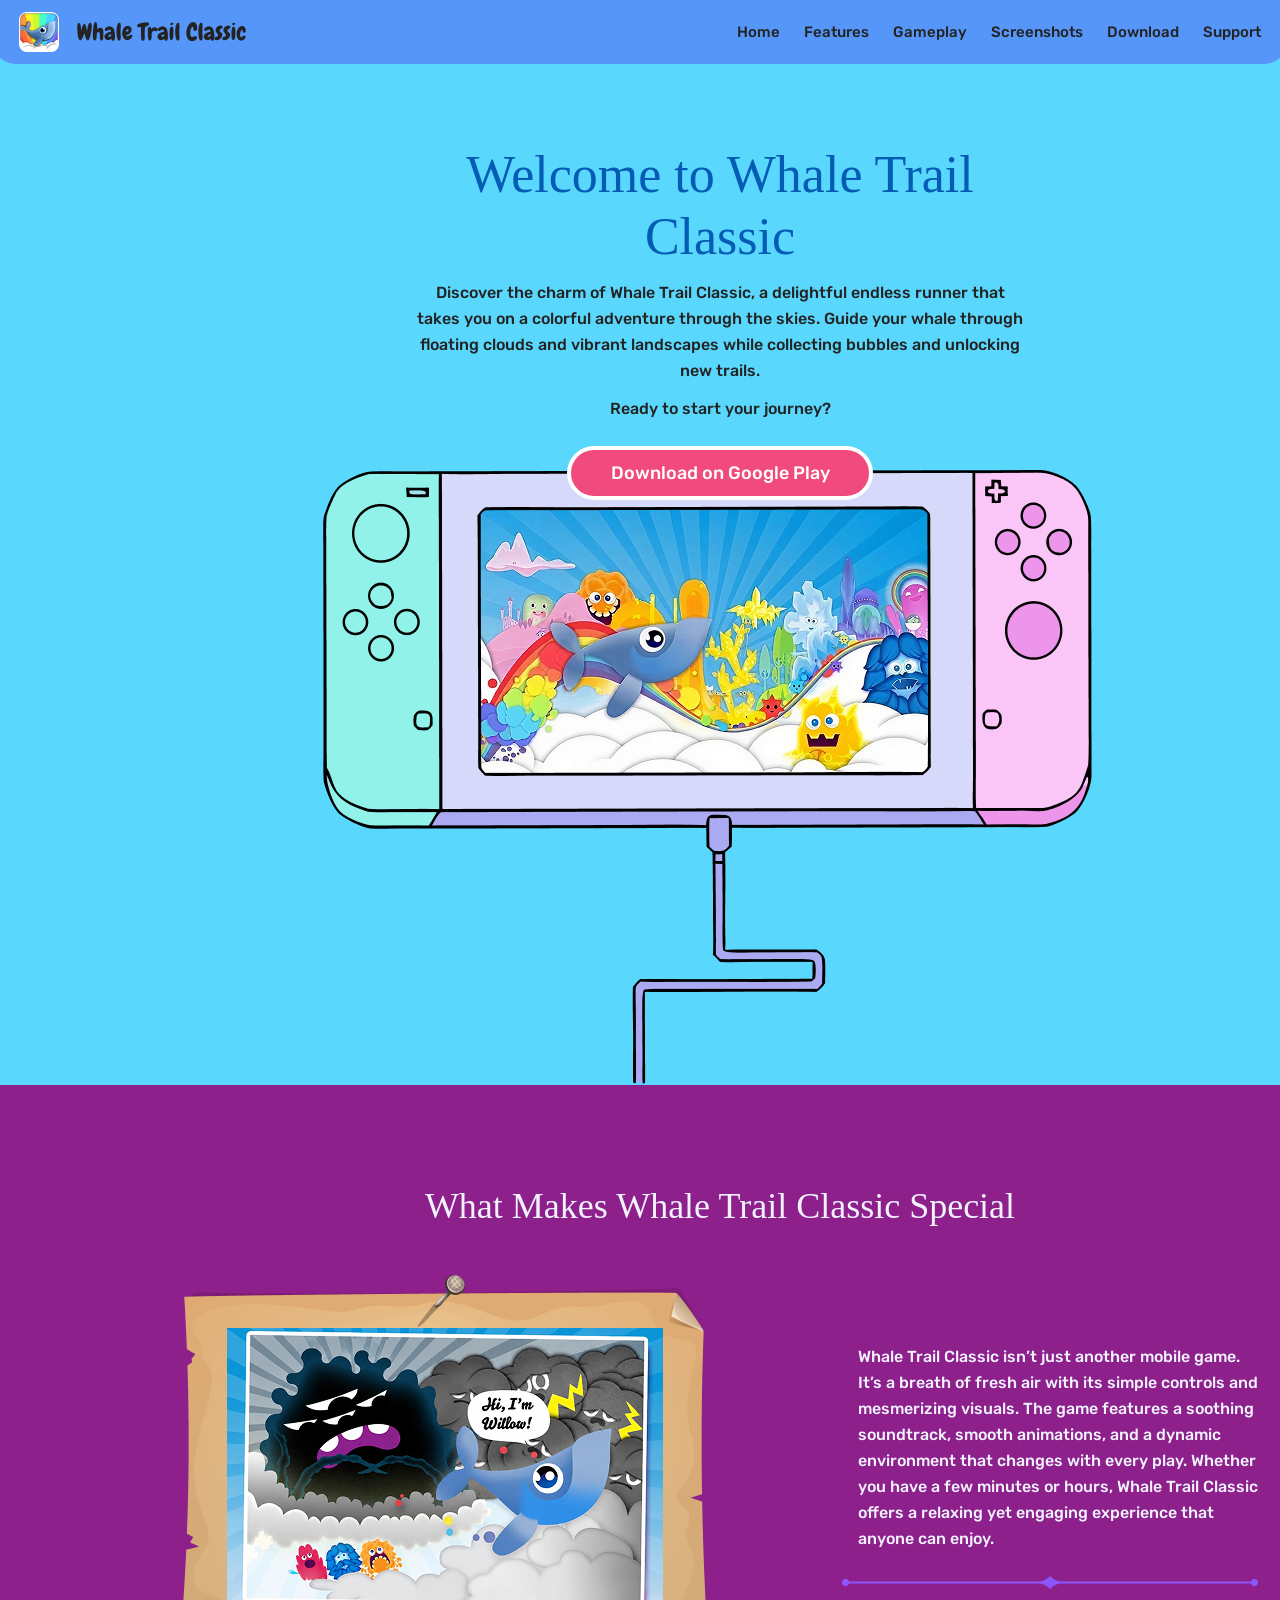
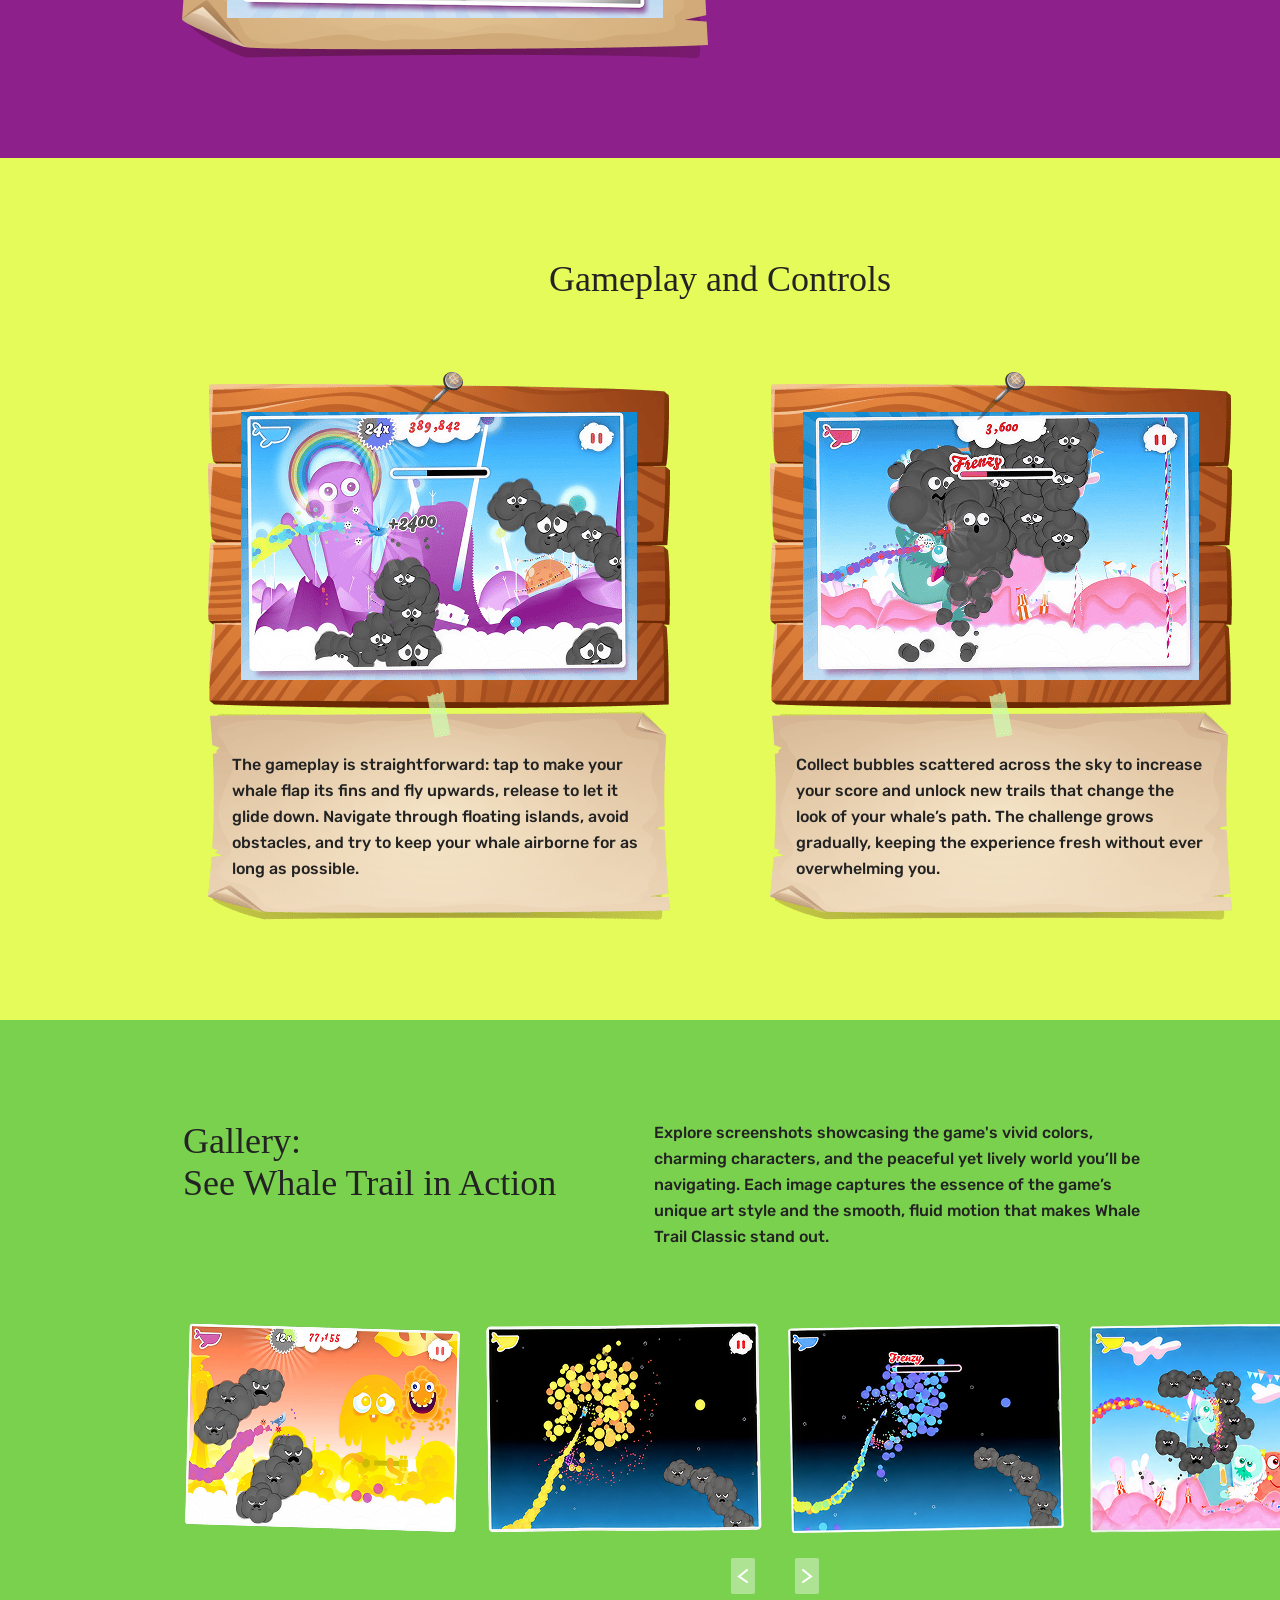
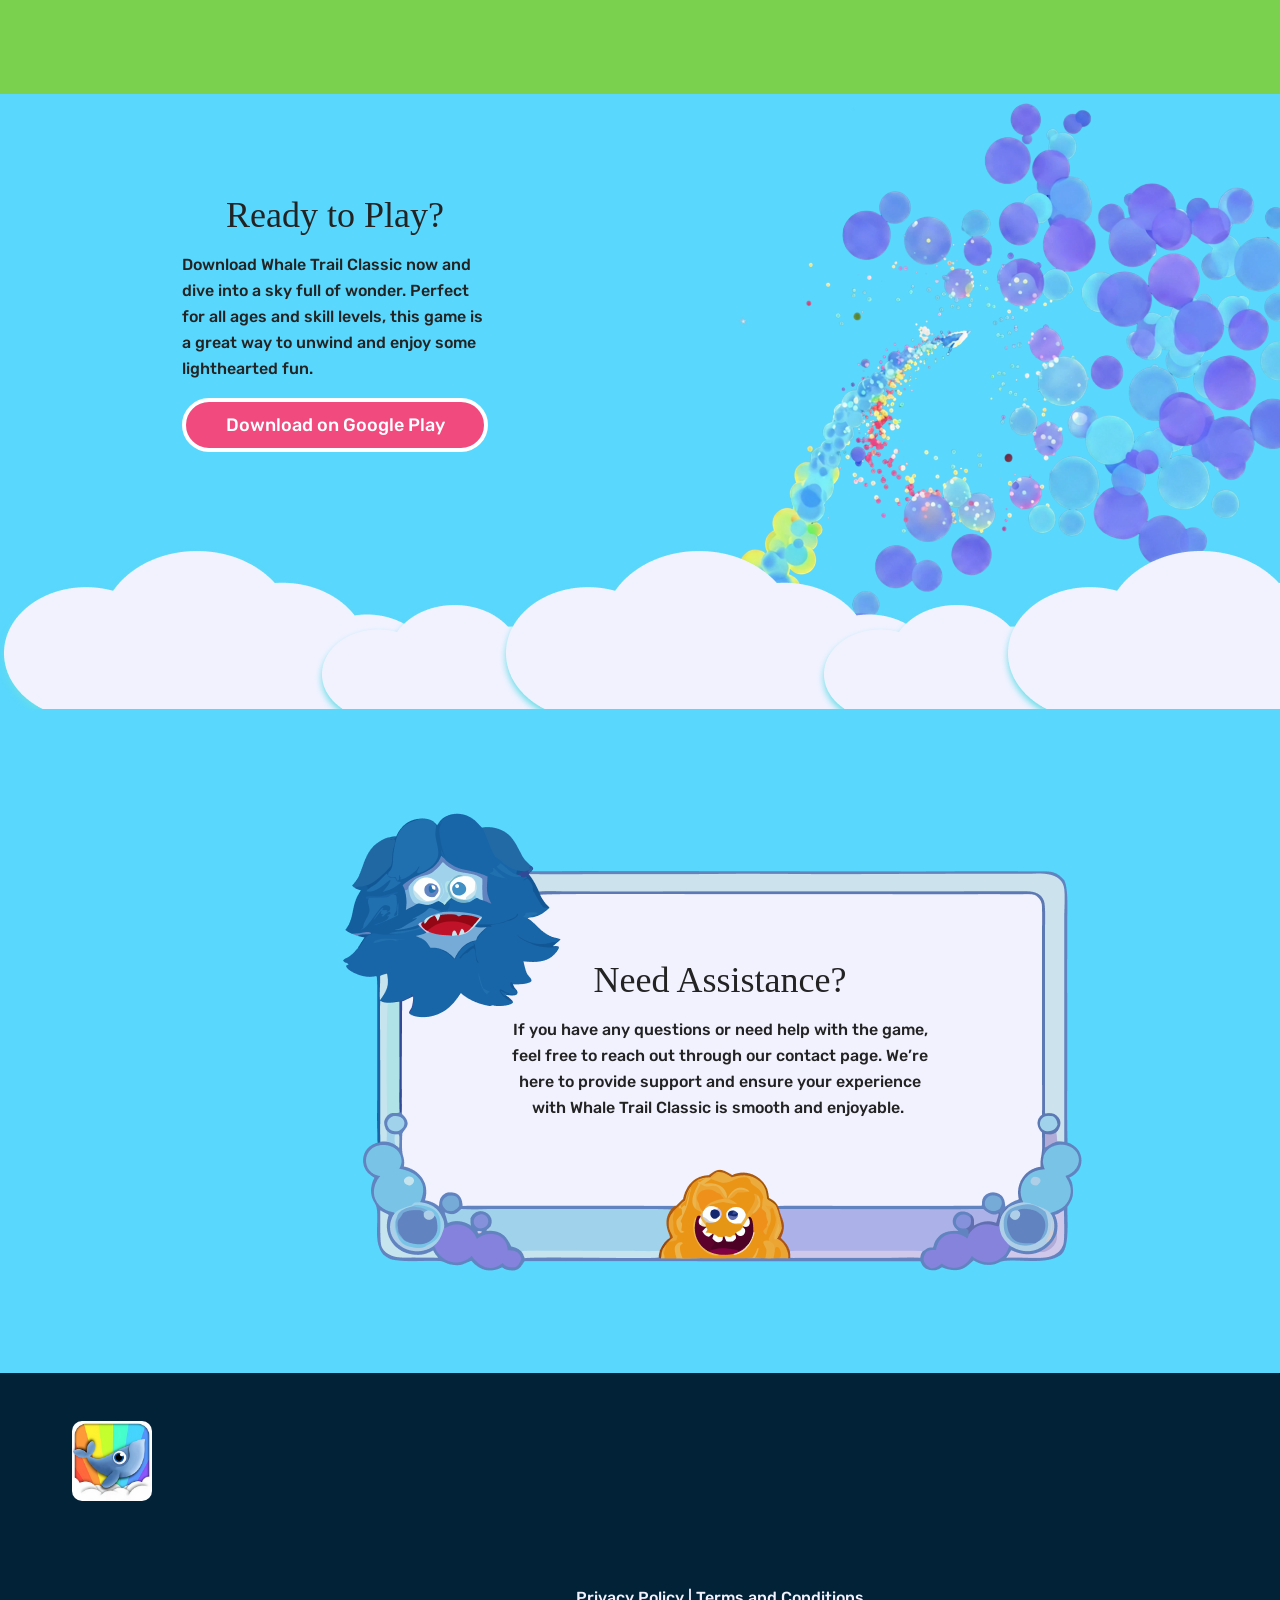
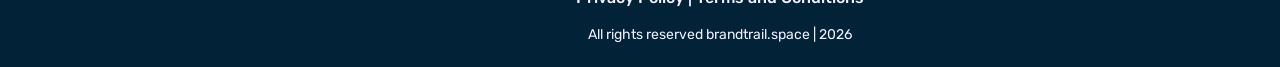
<file: index.html>
<!doctype html>
<html lang="en">
  <head>
    <meta
      name="description"
      content="Whale Trail Classic is a charming endless runner mobile game that offers relaxing gameplay and vibrant visuals. Download now on Google Play and start your sky-high adventure."
    />

    <meta
      name="keywords"
      content="Whale Trail Classic, mobile game, endless runner, casual game, Android game, relaxing gameplay, colorful mobile game"
    />

    <meta name="viewport" content="width=device-width, initial-scale=1" />

    <meta charset="UTF-8" />
    <title>Whale Trail Classic</title>
    <link rel="icon" href="img/1.png" />

    <link rel="stylesheet" type="text/css" href="slick/slick.css" />
    <link rel="stylesheet" href="css/main.css" />
  </head>

  <body>
    <header class="p-j-header">
      <div class="p-j-header-background"></div>
      <nav class="p-j-navigation">
        <ul class="p-j-navigation-list">
          <li class="p-j-navigation-item">
            <a href="/" class="p-j-navigation-link">
              <img
                class="p-j-title-img p-j-navigation-img"
                alt="logo"
                src="img/Logo container.png"
                style="height: 40px"
              />
            </a>
          </li>
          <li class="p-j-navigation-item">
            <a href="/" class="p-j-navigation-link">Home</a>
          </li>
          <li class="p-j-navigation-item">
            <a href="/#about" class="p-j-navigation-link">Features</a>
          </li>
          <li class="p-j-navigation-item">
            <a href="/#why" class="p-j-navigation-link">Gameplay</a>
          </li>
          <li class="p-j-navigation-item">
            <a href="/#gallery" class="p-j-navigation-link">Screenshots</a>
          </li>
          <li class="p-j-navigation-item">
            <a href="/#uniqueness" class="p-j-navigation-link">Download</a>
          </li>

          <li class="p-j-navigation-item">
            <a href="/#how" class="p-j-navigation-link">Support</a>
          </li>
        </ul>

        <div class="p-j-header-button-wrapper">
          <a href="/" class="p-j-policy-terms-header-icon-menu">
            <figure>
              <img
                href="/"
                class="p-j-title-img"
                alt="logo"
                src="img/Logo container.png"
                style="height: 40px"
              />
            </figure>
          </a>

          <button type="button" class="p-j-header-icon-button" data-menu-button>
            <svg
              class="p-j-header-icon p-j-header-icon-menu"
              width="24"
              height="24"
              viewBox="0 0 24 24"
              fill="none"
              xmlns="http://www.w3.org/2000/svg"
            >
              <g clip-path="url(#clip0_53_560)">
                <path
                  d="M4 6H20"
                  stroke="#012237"
                  stroke-width="2"
                  stroke-linecap="round"
                  stroke-linejoin="round"
                />
                <path
                  d="M4 12H20"
                  stroke="#012237"
                  stroke-width="2"
                  stroke-linecap="round"
                  stroke-linejoin="round"
                />
                <path
                  d="M4 18H20"
                  stroke="#012237"
                  stroke-width="2"
                  stroke-linecap="round"
                  stroke-linejoin="round"
                />
              </g>
              <defs>
                <clipPath id="clip0_53_560">
                  <rect width="24" height="24" fill="white" />
                </clipPath>
              </defs>
            </svg>

            <svg
              class="p-j-header-icon p-j-header-icon-close"
              width="24"
              height="24"
              viewBox="0 0 24 24"
              fill="none"
              xmlns="http://www.w3.org/2000/svg"
            >
              <g clip-path="url(#clip0_53_577)">
                <path
                  d="M18 6L6 18"
                  stroke="#1D2A5B"
                  stroke-width="2"
                  stroke-linecap="round"
                  stroke-linejoin="round"
                />
                <path
                  d="M6 6L18 18"
                  stroke="#1D2A5B"
                  stroke-width="2"
                  stroke-linecap="round"
                  stroke-linejoin="round"
                />
              </g>
              <defs>
                <clipPath id="clip0_53_577">
                  <rect width="24" height="24" fill="white" />
                </clipPath>
              </defs>
            </svg>
          </button>
        </div>
      </nav>
    </header>

    <main>
      <section class="p-j-home" id="home">
        <div class="p-j-home-container">
          <div class="p-j-home-container-top">
            <h1 class="p-j-home-title">Welcome to Whale Trail Classic</h1>
            <p class="p-j-home-text">
              Discover the charm of Whale Trail Classic, a delightful endless
              runner that takes you on a colorful adventure through the skies.
              Guide your whale through floating clouds and vibrant landscapes
              while collecting bubbles and unlocking new trails.
            </p>
            <p class="p-j-home-text">Ready to start your journey?</p>
            <a
              class="p-j-home-link"
              href="https://play.google.com/store/apps/details?id=com.jakyl.whaletrail"
              target="_blank"
              >Download on Google Play
            </a>
          </div>
        </div>
      </section>
      <section class="p-j-about" id="about">
        <div class="p-j-about-container">
          <div class="p-j-about-div">
            <h2 class="p-j-about-title">
              What Makes Whale Trail Classic Special
            </h2>
            <p class="p-j-about-text p-j-about-text-two">
              Whale Trail Classic isn’t just another mobile game. It’s a breath
              of fresh air with its simple controls and mesmerizing visuals. The
              game features a soothing soundtrack, smooth animations, and a
              dynamic environment that changes with every play. Whether you have
              a few minutes or hours, Whale Trail Classic offers a relaxing yet
              engaging experience that anyone can enjoy. 
            </p>
          </div>
        </div>
      </section>
      <article class="p-j-why" id="why">
        <span style="display: none"
          >Generated: 2026-06-7, Hash: p-j-qk-p-j-39fd7x</span
        >

        <div class="p-j-why-container">
          <h2 class="p-j-about-title">Gameplay and Controls</h2>
          <dl class="p-j-why-list">
            <div class="p-j-why-item">
              <dt class="p-j-about-text">
                The gameplay is straightforward: tap to make your whale flap its
                fins and fly upwards, release to let it glide down. Navigate
                through floating islands, avoid obstacles, and try to keep your
                whale airborne for as long as possible. 
              </dt>
              <dd class="p-j-about-text">
                Collect bubbles scattered across the sky to increase your score
                and unlock new trails that change the look of your whale’s path.
                The challenge grows gradually, keeping the experience fresh
                without ever overwhelming you. 
              </dd>
            </div>
          </dl>
        </div>
      </article>
      <section class="p-j-gallery" id="gallery">
        <div class="p-j-gallery-container">
          <div class="p-j-about-div p-j-about-text-three">
            <h2 class="p-j-about-title" style="text-align: left">
              Gallery: <br />
              <span style="text-wrap: nowrap"> See Whale Trail in Action</span>
            </h2>
            <p class="p-j-about-text">
              Explore screenshots showcasing the game's vivid colors, charming
              characters, and the peaceful yet lively world you’ll be
              navigating. Each image captures the essence of the game’s unique
              art style and the smooth, fluid motion that makes Whale Trail
              Classic stand out.
            </p>
          </div>

          <ul class="p-j-gallery-list">
            <li class="p-j-gallery-item">
              <img
                class="p-j-gallery-image"
                src="./img/gallery/1 (1).png"
                alt="gallery image"
              />
            </li>
            <li class="p-j-gallery-item">
              <img
                class="p-j-gallery-image"
                src="./img/gallery/1 (2).png"
                alt="gallery image"
              />
            </li>
            <li class="p-j-gallery-item">
              <img
                class="p-j-gallery-image"
                src="./img/gallery/1 (3).png"
                alt="gallery image"
              />
            </li>
            <li class="p-j-gallery-item">
              <img
                class="p-j-gallery-image"
                src="./img/gallery/1 (4).png"
                alt="gallery image"
              />
            </li>
          </ul>
          <div class="p-j-gallery-button-container">
            <button class="p-j-gallery-button p-j-gallery-list-left">
              <img
                class="p-j-gallery-button-icon"
                src="img/gallery/2 (1).png"
                alt="left button"
              />
            </button>
            <button class="p-j-gallery-button p-j-gallery-list-right">
              <img
                class="p-j-gallery-button-icon"
                src="img/gallery/2 (2).png"
                alt="right button"
              />
            </button>
          </div>
        </div>
      </section>
      <section class="p-j-uniqueness" id="uniqueness">
        <div class="p-j-uniqueness-container">
          <div class="p-j-about-div p-j-uniqueness-list">
            <h2 class="p-j-about-title">Ready to Play?</h2>
            <p class="p-j-about-text">
              Download Whale Trail Classic now and dive into a sky full of
              wonder. Perfect for all ages and skill levels, this game is a
              great way to unwind and enjoy some lighthearted fun. 
            </p>
            <a
              class="p-j-home-link p-j-uniqueness-item"
              href="https://play.google.com/store/apps/details?id=com.jakyl.whaletrail"
              target="_blank"
              >Download on Google Play
            </a>
          </div>
        </div>
      </section>

      <section class="p-j-how" id="how">
        <div class="p-j-how-container">
          <div class="p-j-about-div p-j-how-list">
            <h2 class="p-j-about-title p-j-how-text">Need Assistance?</h2>
            <div class="p-j-about-text p-j-how-item">
              If you have any questions or need help with the game, feel free to
              reach out through our contact page. We’re here to provide support
              and ensure your experience with Whale Trail Classic is smooth and
              enjoyable. 
            </div>
          </div>
        </div>
      </section>
    </main>
    <footer class="p-j-footer" style="margin: auto; background: #012237">
      <div class="p-j-footer-container">
        <a
          target="_blank"
          href="https://play.google.com/store/apps/details?id=com.jakyl.whaletrail"
        >
          <img class="p-j-footer-img" src="/img/1.png" alt="button" />
        </a>
        <div class="p-j-footer-wrapper">
          <a class="p-j-footer-text" href="/policy.html">Privacy Policy</a>
          <p class="p-j-footer-text">|</p>
          <a class="p-j-footer-text" href="/terms.html">
            Terms and Conditions
          </a>
        </div>
        <p class="p-j-footer-copyright">
          All rights reserved brandtrail.space | 2026
        </p>
      </div>
    </footer>
    <script src="js/mobile-menu.js"></script>
    <script src="js/jquery-loc-p-j-0.js"></script>
    <script type="text/javascript" src="slick/slick.min.js"></script>
    <script src="js/slick.js"></script>
  </body>
</html>
</file>
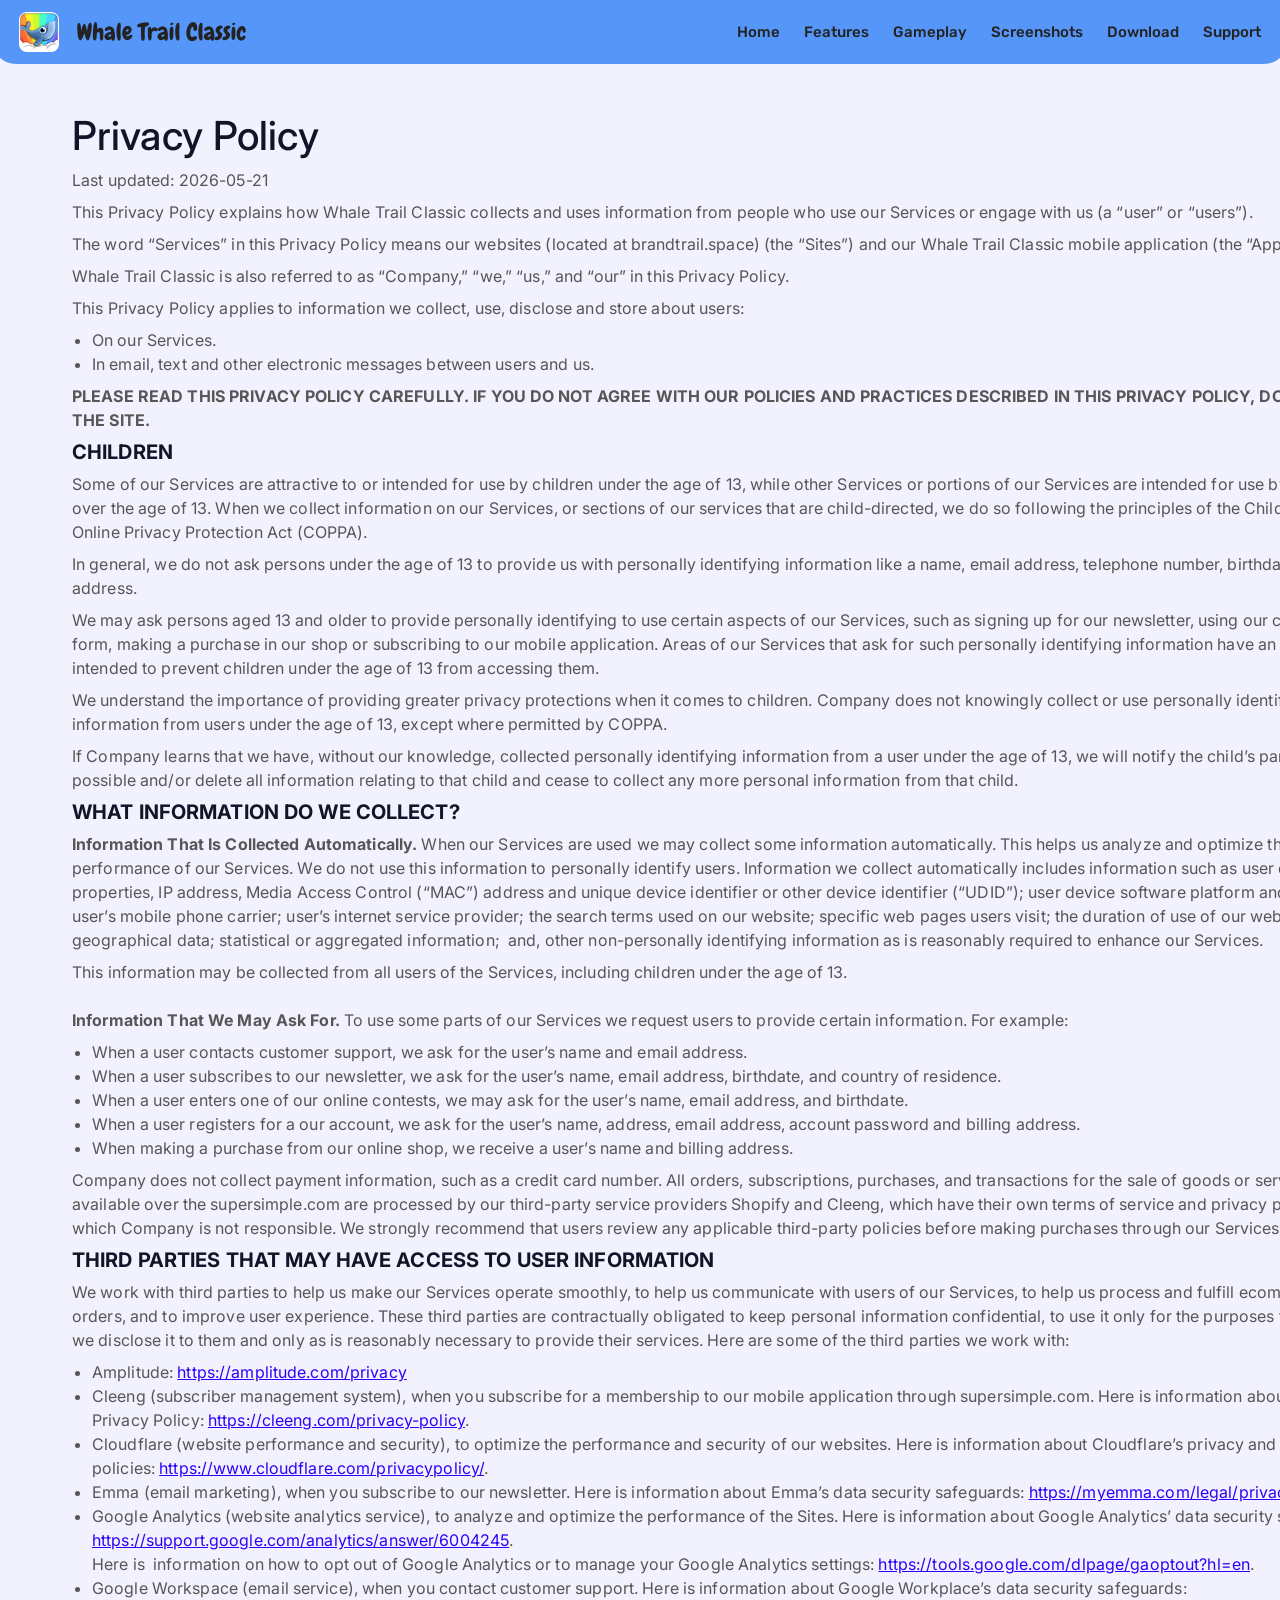
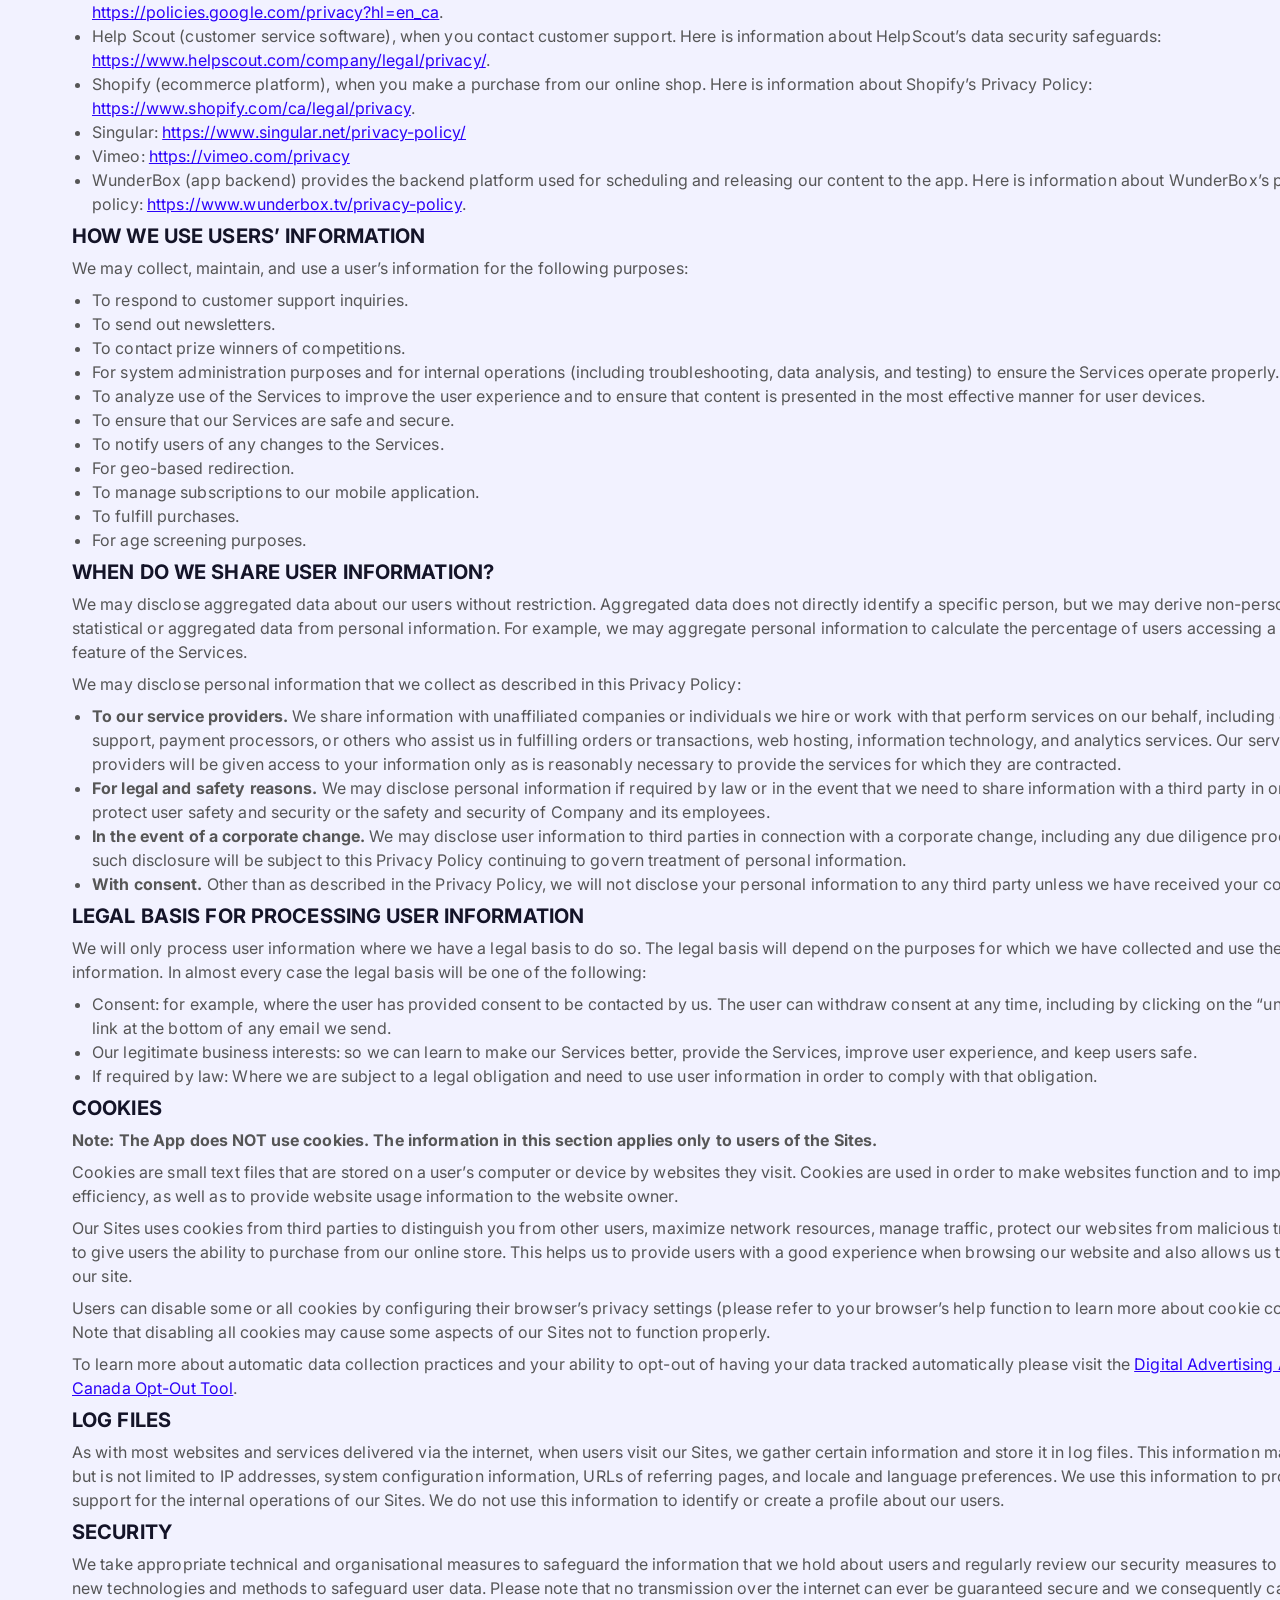
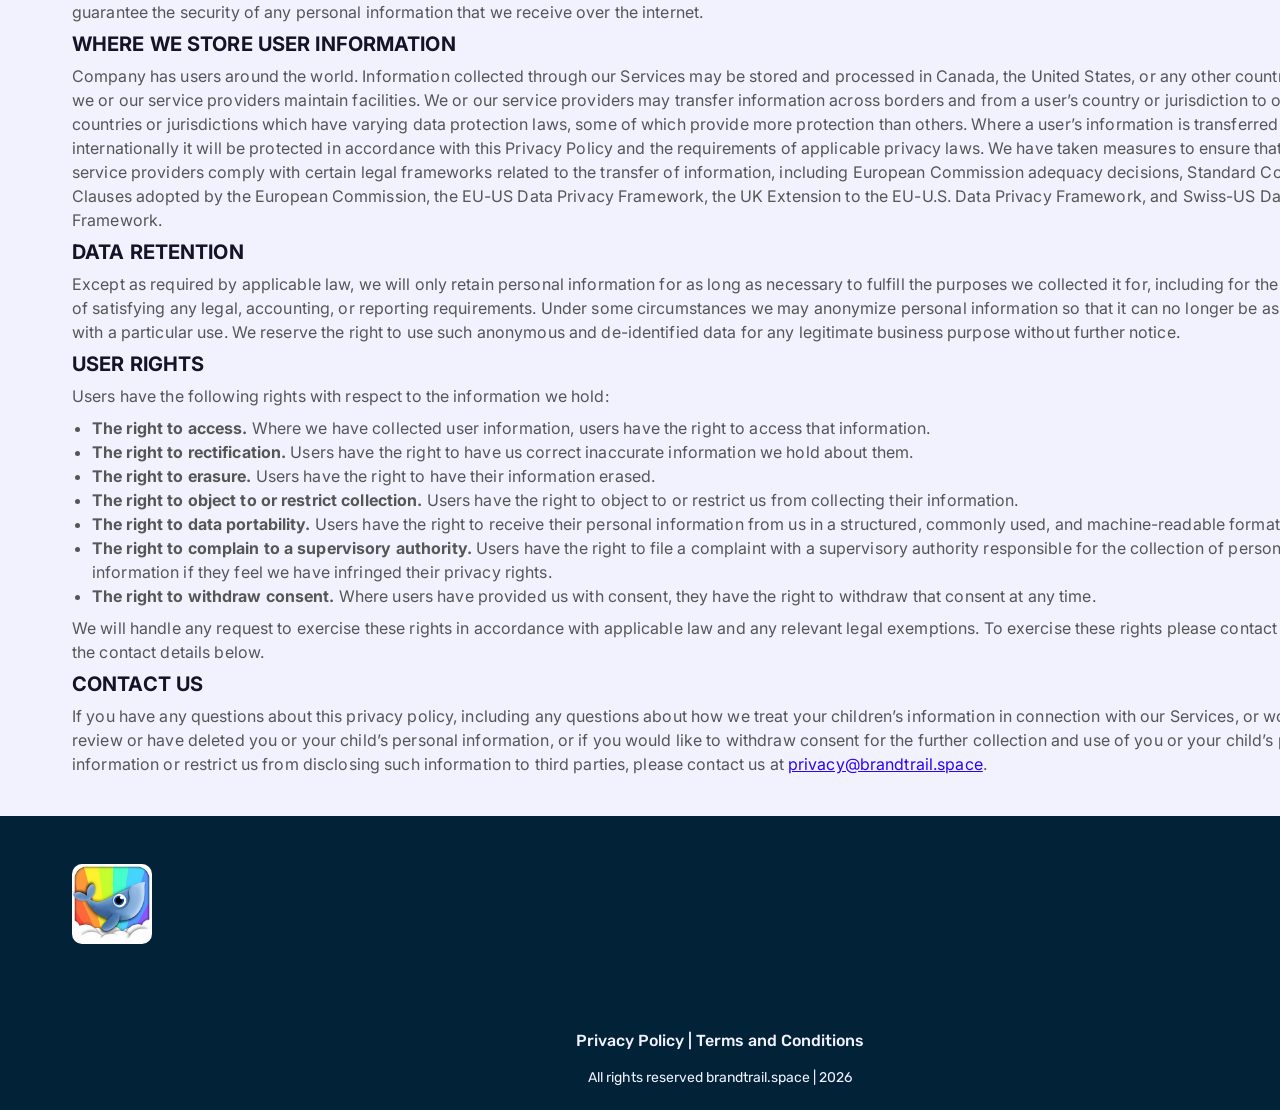
<file: policy.html>
<!doctype html>
<html lang="en">
  <head>
    <meta charset="UTF-8" />
    <meta name="viewport" content="width=device-width, initial-scale=1.0" />

    <title>Privacy Policy</title>
    <link rel="icon" href="img/1.png" />

    <link rel="stylesheet" type="text/css" href="slick/slick.css" />
    <link rel="stylesheet" href="css/main.css" />
  </head>

  <body>
    <header class="p-j-header">
      <div class="p-j-header-background"></div>
      <nav class="p-j-navigation">
        <ul class="p-j-navigation-list">
          <li class="p-j-navigation-item">
            <a href="/" class="p-j-navigation-link">
              <img
                class="p-j-title-img p-j-navigation-img"
                alt="logo"
                src="img/Logo container.png"
                style="height: 40px"
              />
            </a>
          </li>
          <li class="p-j-navigation-item">
            <a href="/" class="p-j-navigation-link">Home</a>
          </li>
          <li class="p-j-navigation-item">
            <a href="/#about" class="p-j-navigation-link">Features</a>
          </li>
          <li class="p-j-navigation-item">
            <a href="/#why" class="p-j-navigation-link">Gameplay</a>
          </li>
          <li class="p-j-navigation-item">
            <a href="/#gallery" class="p-j-navigation-link">Screenshots</a>
          </li>
          <li class="p-j-navigation-item">
            <a href="/#uniqueness" class="p-j-navigation-link">Download</a>
          </li>

          <li class="p-j-navigation-item">
            <a href="/#how" class="p-j-navigation-link">Support</a>
          </li>
        </ul>

        <div class="p-j-header-button-wrapper">
          <a href="/" class="p-j-policy-terms-header-icon-menu">
            <img
              href="/"
              class="p-j-title-img"
              alt="logo"
              src="img/Logo container.png"
              style="height: 40px"
            />
          </a>

          <button type="button" class="p-j-header-icon-button" data-menu-button>
            <svg
              class="p-j-header-icon p-j-header-icon-menu"
              width="24"
              height="24"
              viewBox="0 0 24 24"
              fill="none"
              xmlns="http://www.w3.org/2000/svg"
            >
              <g clip-path="url(#clip0_53_560)">
                <path
                  d="M4 6H20"
                  stroke="#012237"
                  stroke-width="2"
                  stroke-linecap="round"
                  stroke-linejoin="round"
                />
                <path
                  d="M4 12H20"
                  stroke="#012237"
                  stroke-width="2"
                  stroke-linecap="round"
                  stroke-linejoin="round"
                />
                <path
                  d="M4 18H20"
                  stroke="#012237"
                  stroke-width="2"
                  stroke-linecap="round"
                  stroke-linejoin="round"
                />
              </g>
              <defs>
                <clipPath id="clip0_53_560">
                  <rect width="24" height="24" fill="white" />
                </clipPath>
              </defs>
            </svg>

            <svg
              class="p-j-header-icon p-j-header-icon-close"
              width="24"
              height="24"
              viewBox="0 0 24 24"
              fill="none"
              xmlns="http://www.w3.org/2000/svg"
            >
              <g clip-path="url(#clip0_53_577)">
                <path
                  d="M18 6L6 18"
                  stroke="#1D2A5B"
                  stroke-width="2"
                  stroke-linecap="round"
                  stroke-linejoin="round"
                />
                <path
                  d="M6 6L18 18"
                  stroke="#1D2A5B"
                  stroke-width="2"
                  stroke-linecap="round"
                  stroke-linejoin="round"
                />
              </g>
              <defs>
                <clipPath id="clip0_53_577">
                  <rect width="24" height="24" fill="white" />
                </clipPath>
              </defs>
            </svg>
          </button>
        </div>
      </nav>
    </header>

    <main>
      <section>
        <div class="p-j-policy-terms-container">
          <h1>Privacy Policy</h1>

          <p>Last updated: <span class="date">2026-05-21</span></p>

          <p>
            This Privacy Policy explains how
            <span class="name">Whale Trail Classic</span> collects and uses
            information from people who use our Services or engage with us (a
            “user” or “users”).
          </p>

          <p>
            The word “Services” in this Privacy Policy means our websites
            (located at
            <span class="app-domain">brandtrail.space</span>) (the “Sites”) and
            our <span class="name">Whale Trail Classic</span> mobile application
            (the “App”).
          </p>

          <p>
            <span class="name">Whale Trail Classic</span> is also referred to as
            “Company,” “we,” “us,” and “our” in this Privacy Policy.&nbsp;
          </p>

          <p>
            This Privacy Policy applies to information we collect, use, disclose
            and store about users:
          </p>

          <ul>
            <li>On our Services.</li>

            <li>
              In email, text and other electronic messages between users and us.
            </li>
          </ul>

          <p>
            <strong
              >PLEASE READ THIS PRIVACY POLICY CAREFULLY. IF YOU DO NOT AGREE
              WITH OUR POLICIES AND PRACTICES DESCRIBED IN THIS PRIVACY POLICY,
              DO NOT USE THE SITE.</strong
            >
          </p>

          <h2><strong>CHILDREN</strong></h2>

          <p>
            Some of our Services are attractive to or intended for use by
            children under the age of 13, while other Services or portions of
            our Services are intended for use by persons over the age of 13.
            When we collect information on our Services, or sections of our
            services that are child-directed, we do so following the principles
            of the Children’s Online Privacy Protection Act (COPPA).
          </p>

          <p>
            In general, we do not ask persons under the age of 13 to provide us
            with personally identifying information like a name, email address,
            telephone number, birthdate, or address.
          </p>

          <p>
            We may ask persons aged 13 and older to provide personally
            identifying to use certain aspects of our Services, such as signing
            up for our newsletter, using our contact form, making a purchase in
            our shop or subscribing to our mobile application. Areas of our
            Services that ask for such personally identifying information have
            an age gate intended to prevent children under the age of 13 from
            accessing them.
          </p>

          <p>
            We understand the importance of providing greater privacy
            protections when it comes to children. Company does not knowingly
            collect or use personally identifying information from users under
            the age of 13, except where permitted by COPPA.&nbsp;
          </p>

          <p>
            If Company learns that we have, without our knowledge, collected
            personally identifying information from a user under the age of 13,
            we will notify the child’s parent if possible and/or delete all
            information relating to that child and cease to collect any more
            personal information from that child.
          </p>

          <h2>
            <strong>WHAT INFORMATION DO WE COLLECT?</strong>
          </h2>

          <p>
            <strong>Information That Is Collected Automatically.</strong>
            When our Services are used we may collect some information
            automatically. This helps us analyze and optimize the performance of
            our Services. We do not use this information to personally identify
            users. Information we collect automatically includes information
            such as user device properties, IP address, Media Access Control
            (“MAC”) address and unique device identifier or other device
            identifier (“UDID”); user device software platform and firmware;
            user’s mobile phone carrier; user’s internet service provider; the
            search terms used on our website; specific web pages users visit;
            the duration of use of our website; geographical data; statistical
            or aggregated information;&nbsp; and, other non-personally
            identifying information as is reasonably required to enhance our
            Services.
          </p>

          <p>
            This information may be collected from all users of the Services,
            including children under the age of 13.<br /><br /><strong
              >Information That We May Ask For.</strong
            >
            To use some parts of our Services we request users to provide
            certain information. For example:
          </p>

          <ul>
            <li>
              When a user contacts customer support, we ask for the user’s name
              and email address.
            </li>

            <li>
              When a user subscribes to our newsletter, we ask for the user’s
              name, email address, birthdate, and country of residence.
            </li>

            <li>
              When a user enters one of our online contests, we may ask for the
              user’s name, email address, and birthdate.
            </li>

            <li>
              When a user registers for a our account, we ask for the user’s
              name, address, email address, account password and billing
              address.&nbsp;
            </li>

            <li>
              When making a purchase from our online shop, we receive a user’s
              name and billing address.
            </li>
          </ul>

          <p>
            Company does not collect payment information, such as a credit card
            number. All orders, subscriptions, purchases, and transactions for
            the sale of goods or services made available over the
            supersimple.com are processed by our third-party service providers
            Shopify and Cleeng, which have their own terms of service and
            privacy policies for which Company is not responsible. We strongly
            recommend that users review any applicable third-party policies
            before making purchases through our Services.&nbsp;
          </p>

          <h2>
            <strong
              >THIRD PARTIES THAT MAY HAVE ACCESS TO USER INFORMATION</strong
            >
          </h2>

          <p>
            We work with third parties to help us make our Services operate
            smoothly, to help us communicate with users of our Services, to help
            us process and fulfill ecommerce orders, and to improve user
            experience. These third parties are contractually obligated to keep
            personal information confidential, to use it only for the purposes
            for which we disclose it to them and only as is reasonably necessary
            to provide their services. Here are some of the third parties we
            work with: &nbsp;
          </p>

          <ul>
            <li>
              Amplitude:
              <a href="https://amplitude.com/privacy"
                >https://amplitude.com/privacy</a
              >
            </li>

            <li>
              Cleeng (subscriber management system), when you subscribe for a
              membership to our mobile application through supersimple.com. Here
              is information about Cleeng’s Privacy Policy:
              <a href="https://cleeng.com/privacy-policy"
                >https://cleeng.com/privacy-policy</a
              >.
            </li>

            <li>
              Cloudflare (website performance and security), to optimize the
              performance and security of our websites. Here is information
              about Cloudflare’s privacy and security policies:
              <a href="https://www.cloudflare.com/privacypolicy/"
                >https://www.cloudflare.com/privacypolicy/</a
              >.
            </li>

            <li>
              Emma (email marketing), when you subscribe to our newsletter. Here
              is information about Emma’s data security safeguards:
              <a href="https://myemma.com/legal/privacy-notice/"
                >https://myemma.com/legal/privacy-notice/</a
              >.
            </li>

            <li>
              Google Analytics (website analytics service), to analyze and
              optimize the performance of the Sites. Here is information about
              Google Analytics’ data security safeguards:
              <a href="https://support.google.com/analytics/answer/6004245"
                >https://support.google.com/analytics/answer/6004245</a
              >.<br />Here is&nbsp; information on how to opt out of Google
              Analytics or to manage your Google Analytics settings:
              <a href="https://tools.google.com/dlpage/gaoptout?hl=en"
                >https://tools.google.com/dlpage/gaoptout?hl=en</a
              >.
            </li>

            <li>
              Google Workspace (email service), when you contact customer
              support. Here is information about Google Workplace’s data
              security safeguards:
              <a href="https://policies.google.com/privacy?hl=en_ca"
                >https://policies.google.com/privacy?hl=en_ca</a
              >.
            </li>

            <li>
              Help Scout (customer service software), when you contact customer
              support. Here is information about HelpScout’s data security
              safeguards:<br /><a
                href="https://www.helpscout.com/company/legal/privacy/"
                >https://www.helpscout.com/company/legal/privacy/</a
              >.
            </li>

            <li>
              Shopify (ecommerce platform), when you make a purchase from our
              online shop. Here is information about Shopify’s Privacy Policy:
              <a href="https://www.shopify.com/ca/legal/privacy"
                >https://www.shopify.com/ca/legal/privacy</a
              >.
            </li>

            <li>
              Singular:
              <a href="https://www.singular.net/privacy-policy/"
                >https://www.singular.net/privacy-policy/</a
              >
            </li>

            <li>
              Vimeo:
              <a href="https://vimeo.com/privacy">https://vimeo.com/privacy</a>
            </li>

            <li>
              WunderBox (app backend) provides the backend platform used for
              scheduling and releasing our content to the app. Here is
              information about WunderBox’s privacy policy:
              <a href="https://www.wunderbox.tv/privacy-policy"
                >https://www.wunderbox.tv/privacy-policy</a
              >.&nbsp;
            </li>
          </ul>

          <h2>
            <strong>HOW WE USE USERS’ INFORMATION</strong>
          </h2>

          <p>
            We may collect, maintain, and use a user’s information for the
            following purposes:
          </p>

          <ul>
            <li>To respond to customer support inquiries.</li>

            <li>To send out newsletters.</li>

            <li>To contact prize winners of competitions.</li>

            <li>
              For system administration purposes and for internal operations
              (including troubleshooting, data analysis, and testing) to ensure
              the Services operate properly.
            </li>

            <li>
              To analyze use of the Services to improve the user experience and
              to ensure that content is presented in the most effective manner
              for user devices.
            </li>

            <li>To ensure that our Services are safe and secure.</li>

            <li>To notify users of any changes to the Services.</li>

            <li>For geo-based redirection.</li>

            <li>To manage subscriptions to our mobile application.</li>

            <li>To fulfill purchases.</li>

            <li>For age screening purposes.</li>
          </ul>

          <h2>
            <strong>WHEN DO WE SHARE USER INFORMATION?</strong>
          </h2>

          <p>
            We may disclose aggregated data about our users without restriction.
            Aggregated data does not directly identify a specific person, but we
            may derive non-personal statistical or aggregated data from personal
            information. For example, we may aggregate personal information to
            calculate the percentage of users accessing a specific feature of
            the Services.
          </p>

          <p>
            We may disclose personal information that we collect as described in
            this Privacy Policy:
          </p>

          <ul>
            <li>
              <strong>To our service providers.</strong> We share information
              with unaffiliated companies or individuals we hire or work with
              that perform services on our behalf, including customer support,
              payment processors, or others who assist us in fulfilling orders
              or transactions, web hosting, information technology, and
              analytics services. Our service providers will be given access to
              your information only as is reasonably necessary to provide the
              services for which they are contracted.
            </li>

            <li>
              <strong>For legal and safety reasons.</strong> We may disclose
              personal information if required by law or in the event that we
              need to share information with a third party in order to protect
              user safety and security or the safety and security of Company and
              its employees.
            </li>

            <li>
              <strong>In the event of a corporate change.</strong> We may
              disclose user information to third parties in connection with a
              corporate change, including any due diligence process, but such
              disclosure will be subject to this Privacy Policy continuing to
              govern treatment of personal information.
            </li>

            <li>
              <strong>With consent.</strong> Other than as described in the
              Privacy Policy, we will not disclose your personal information to
              any third party unless we have received your consent.
            </li>
          </ul>

          <h2>
            <strong>LEGAL BASIS FOR PROCESSING USER INFORMATION&nbsp;</strong>
          </h2>

          <p>
            We will only process user information where we have a legal basis to
            do so. The legal basis will depend on the purposes for which we have
            collected and use the information. In almost every case the legal
            basis will be one of the following:
          </p>

          <ul>
            <li>
              Consent: for example, where the user has provided consent to be
              contacted by us. The user can withdraw consent at any time,
              including by clicking on the “unsubscribe” link at the bottom of
              any email we send.
            </li>

            <li>
              Our legitimate business interests: so we can learn to make our
              Services better, provide the Services, improve user experience,
              and keep users safe.
            </li>

            <li>
              If required by law: Where we are subject to a legal obligation and
              need to use user information in order to comply with that
              obligation.
            </li>
          </ul>

          <h2><strong>COOKIES</strong></h2>

          <p>
            <strong
              >Note: The App does NOT use cookies. The information in this
              section applies only to users of the Sites.</strong
            >
          </p>

          <p>
            Cookies are small text files that are stored on a user’s computer or
            device by websites they visit. Cookies are used in order to make
            websites function and to improve their efficiency, as well as to
            provide website usage information to the website owner.
          </p>

          <p>
            Our Sites uses cookies from third parties to distinguish you from
            other users, maximize network resources, manage traffic, protect our
            websites from malicious traffic, and to give users the ability to
            purchase from our online store. This helps us to provide users with
            a good experience when browsing our website and also allows us to
            improve our site.
          </p>

          <p>
            Users can disable some or all cookies by configuring their browser’s
            privacy settings (please refer to your browser’s help function to
            learn more about cookie controls). Note that disabling all cookies
            may cause some aspects of our Sites not to function properly.
          </p>

          <p>
            To learn more about automatic data collection practices and your
            ability to opt-out of having your data tracked automatically please
            visit the
            <a href="https://youradchoices.ca/choices/"
              >Digital Advertising Alliance of Canada Opt-Out Tool</a
            >.
          </p>

          <h2><strong>LOG FILES</strong></h2>

          <p>
            As with most websites and services delivered via the internet, when
            users visit our Sites, we gather certain information and store it in
            log files. This information may include but is not limited to IP
            addresses, system configuration information, URLs of referring
            pages, and locale and language preferences. We use this information
            to provide support for the internal operations of our Sites. We do
            not use this information to identify or create a profile about our
            users.
          </p>

          <h2><strong>SECURITY</strong></h2>

          <p>
            We take appropriate technical and organisational measures to
            safeguard the information that we hold about users and regularly
            review our security measures to consider new technologies and
            methods to safeguard user data. Please note that no transmission
            over the internet can ever be guaranteed secure and we consequently
            cannot guarantee the security of any personal information that we
            receive over the internet.
          </p>

          <h2>
            <strong>WHERE WE STORE USER INFORMATION</strong>
          </h2>

          <p>
            Company has users around the world. Information collected through
            our Services may be stored and processed in Canada, the United
            States, or any other country in which we or our service providers
            maintain facilities. We or our service providers may transfer
            information across borders and from a user’s country or jurisdiction
            to other countries or jurisdictions which have varying data
            protection laws, some of which provide more protection than others.
            Where a user’s information is transferred internationally it will be
            protected in accordance with this Privacy Policy and the
            requirements of applicable privacy laws. We have taken measures to
            ensure that our service providers comply with certain legal
            frameworks related to the transfer of information, including
            European Commission adequacy decisions, Standard Contractual Clauses
            adopted by the European Commission, the EU-US Data Privacy
            Framework, the UK Extension to the EU-U.S. Data Privacy Framework,
            and Swiss-US Data Privacy Framework.
          </p>

          <h2>
            <strong>DATA RETENTION</strong>
          </h2>

          <p>
            Except as required by applicable law, we will only retain personal
            information for as long as necessary to fulfill the purposes we
            collected it for, including for the purposes of satisfying any
            legal, accounting, or reporting requirements. Under some
            circumstances we may anonymize personal information so that it can
            no longer be associated with a particular use. We reserve the right
            to use such anonymous and de-identified data for any legitimate
            business purpose without further notice.
          </p>

          <h2><strong>USER RIGHTS</strong></h2>

          <p>
            Users have the following rights with respect to the information we
            hold:
          </p>

          <ul>
            <li>
              <strong>The right to access.</strong> Where we have collected user
              information, users have the right to access that information.
            </li>

            <li>
              <strong>The right to rectification.</strong> Users have the right
              to have us correct inaccurate information we hold about them.
            </li>

            <li>
              <strong>The right to erasure.</strong> Users have the right to
              have their information erased.&nbsp;&nbsp;
            </li>

            <li>
              <strong>The right to object to or restrict collection. </strong
              >Users have the right to object to or restrict us from collecting
              their information.
            </li>

            <li>
              <strong>The right to data portability.</strong> Users have the
              right to receive their personal information from us in a
              structured, commonly used, and machine-readable format.
            </li>

            <li>
              <strong>The right to complain to a supervisory authority.</strong>
              Users have the right to file a complaint with a supervisory
              authority responsible for the collection of personal information
              if they feel we have infringed their privacy rights.
            </li>

            <li>
              <strong>The right to withdraw consent.</strong> Where users have
              provided us with consent, they have the right to withdraw that
              consent at any time.
            </li>
          </ul>

          <p>
            We will handle any request to exercise these rights in accordance
            with applicable law and any relevant legal exemptions. To exercise
            these rights please contact us using the contact details below.
          </p>

          <h2><strong>CONTACT US</strong></h2>

          <p>
            If you have any questions about this privacy policy, including any
            questions about how we treat your children’s information in
            connection with our Services, or would like to review or have
            deleted you or your child’s personal information, or if you would
            like to withdraw consent for the further collection and use of you
            or your child’s personal information or restrict us from disclosing
            such information to third parties, please contact us at
            <a href="mailto:privacy@brandtrail.space"
              ><span class="domain">privacy@brandtrail.space</span></a
            >.
          </p>
        </div>
      </section>
    </main>

    <footer class="p-j-footer" style="margin: auto; background: #012237">
      <div class="p-j-footer-container">
        <a
          target="_blank"
          href="https://play.google.com/store/apps/details?id=com.jakyl.whaletrail"
        >
          <img class="p-j-footer-img" src="/img/1.png" alt="button" />
        </a>
        <div class="p-j-footer-wrapper">
          <a class="p-j-footer-text" href="/policy.html">Privacy Policy</a>
          <p class="p-j-footer-text">|</p>
          <a class="p-j-footer-text" href="/terms.html">
            Terms and Conditions
          </a>
        </div>
        <p class="p-j-footer-copyright">
          All rights reserved brandtrail.space | 2026
        </p>
      </div>
    </footer>
    <script src="js/mobile-menu.js"></script>
  </body>
</html>
</file>
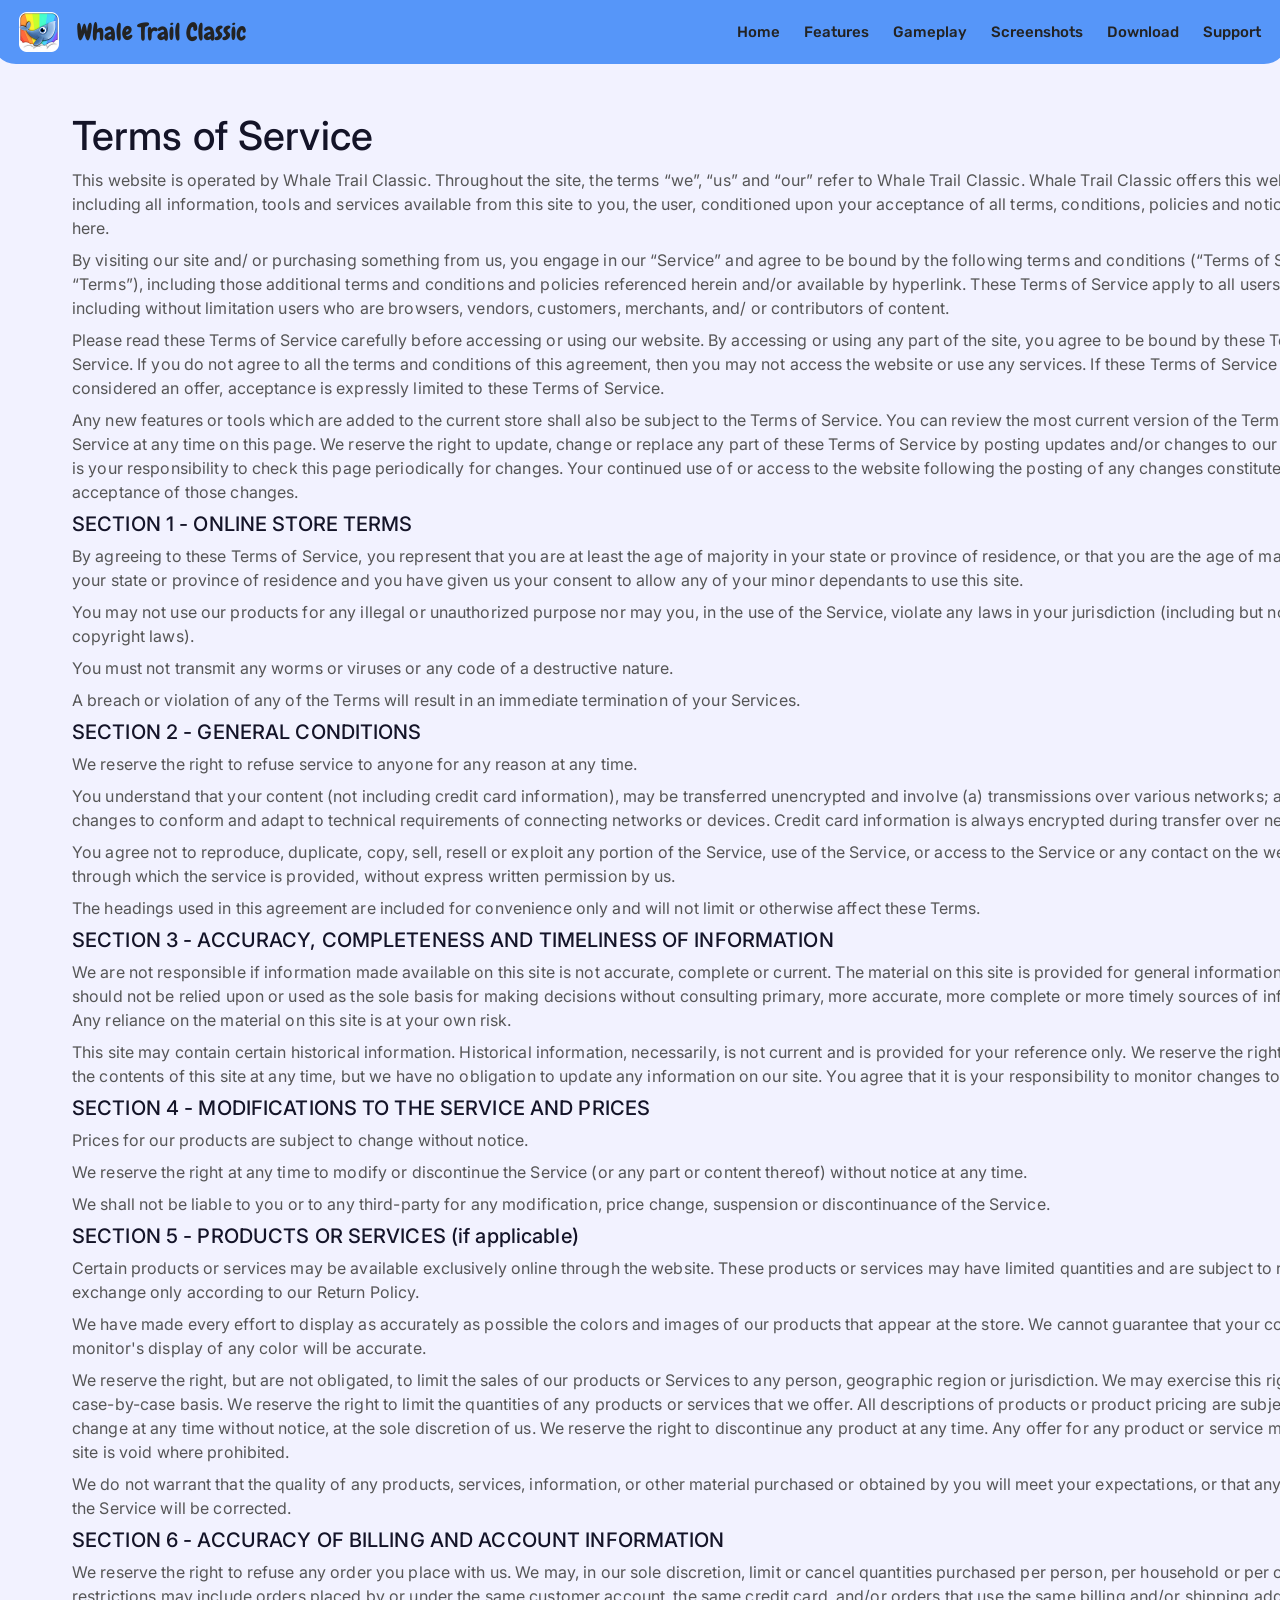
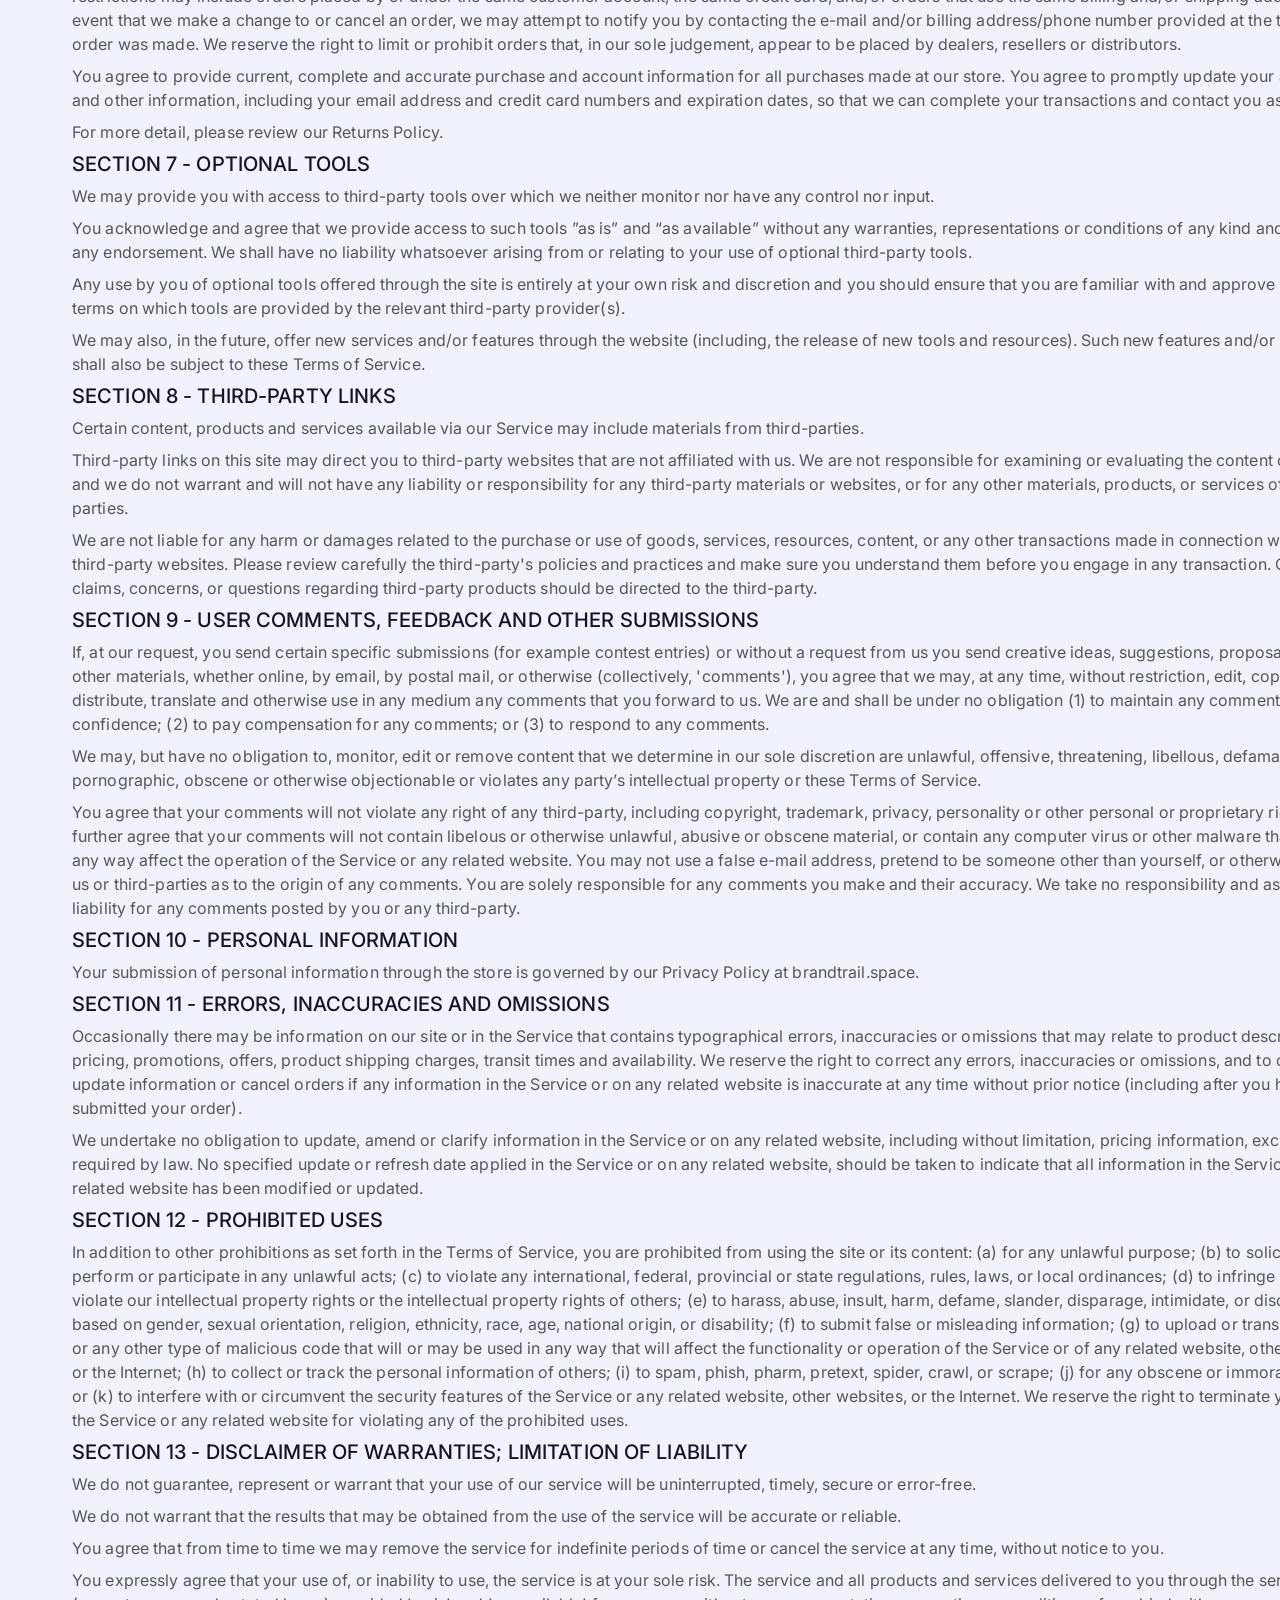
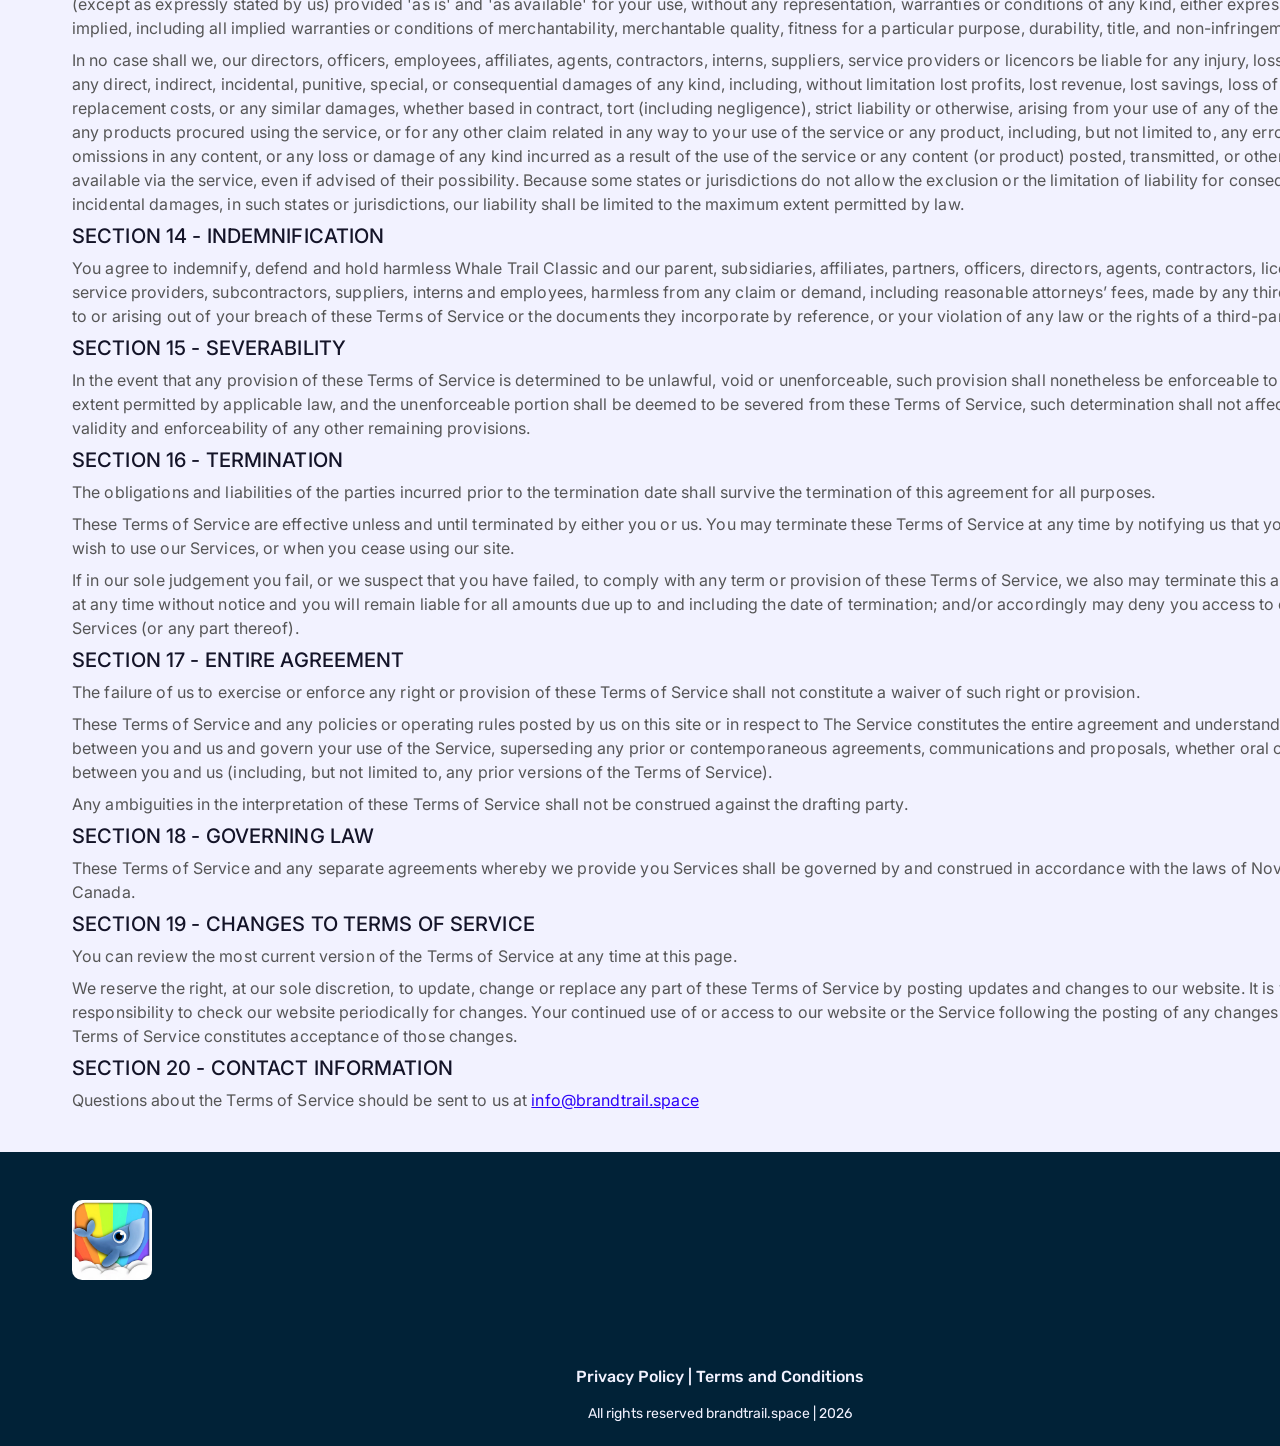
<file: terms.html>
<!doctype html>
<html lang="en">
  <head>
    <meta charset="UTF-8" />
    <meta name="viewport" content="width=device-width, initial-scale=1.0" />

    <title>Terms of Service</title>
    <link rel="icon" href="img/1.png" />

    <link rel="stylesheet" type="text/css" href="slick/slick.css" />
    <link rel="stylesheet" href="css/main.css" />
  </head>

  <body>
    <header class="p-j-header">
      <div class="p-j-header-background"></div>
      <nav class="p-j-navigation">
        <ul class="p-j-navigation-list">
          <li class="p-j-navigation-item">
            <a href="/" class="p-j-navigation-link">
              <img
                class="p-j-title-img p-j-navigation-img"
                alt="logo"
                src="img/Logo container.png"
                style="height: 40px"
              />
            </a>
          </li>
          <li class="p-j-navigation-item">
            <a href="/" class="p-j-navigation-link">Home</a>
          </li>
          <li class="p-j-navigation-item">
            <a href="/#about" class="p-j-navigation-link">Features</a>
          </li>
          <li class="p-j-navigation-item">
            <a href="/#why" class="p-j-navigation-link">Gameplay</a>
          </li>
          <li class="p-j-navigation-item">
            <a href="/#gallery" class="p-j-navigation-link">Screenshots</a>
          </li>
          <li class="p-j-navigation-item">
            <a href="/#uniqueness" class="p-j-navigation-link">Download</a>
          </li>

          <li class="p-j-navigation-item">
            <a href="/#how" class="p-j-navigation-link">Support</a>
          </li>
        </ul>

        <div class="p-j-header-button-wrapper">
          <a href="/" class="p-j-policy-terms-header-icon-menu">
            <img
              href="/"
              class="p-j-title-img"
              alt="logo"
              src="img/Logo container.png"
              style="height: 40px"
            />
          </a>

          <button type="button" class="p-j-header-icon-button" data-menu-button>
            <svg
              class="p-j-header-icon p-j-header-icon-menu"
              width="24"
              height="24"
              viewBox="0 0 24 24"
              fill="none"
              xmlns="http://www.w3.org/2000/svg"
            >
              <g clip-path="url(#clip0_53_560)">
                <path
                  d="M4 6H20"
                  stroke="#012237"
                  stroke-width="2"
                  stroke-linecap="round"
                  stroke-linejoin="round"
                />
                <path
                  d="M4 12H20"
                  stroke="#012237"
                  stroke-width="2"
                  stroke-linecap="round"
                  stroke-linejoin="round"
                />
                <path
                  d="M4 18H20"
                  stroke="#012237"
                  stroke-width="2"
                  stroke-linecap="round"
                  stroke-linejoin="round"
                />
              </g>
              <defs>
                <clipPath id="clip0_53_560">
                  <rect width="24" height="24" fill="white" />
                </clipPath>
              </defs>
            </svg>

            <svg
              class="p-j-header-icon p-j-header-icon-close"
              width="24"
              height="24"
              viewBox="0 0 24 24"
              fill="none"
              xmlns="http://www.w3.org/2000/svg"
            >
              <g clip-path="url(#clip0_53_577)">
                <path
                  d="M18 6L6 18"
                  stroke="#1D2A5B"
                  stroke-width="2"
                  stroke-linecap="round"
                  stroke-linejoin="round"
                />
                <path
                  d="M6 6L18 18"
                  stroke="#1D2A5B"
                  stroke-width="2"
                  stroke-linecap="round"
                  stroke-linejoin="round"
                />
              </g>
              <defs>
                <clipPath id="clip0_53_577">
                  <rect width="24" height="24" fill="white" />
                </clipPath>
              </defs>
            </svg>
          </button>
        </div>
      </nav>
    </header>
    <main>
      <section>
        <div class="p-j-policy-terms-container">
          <h1>Terms of Service</h1>

          <p>
            This website is operated by
            <span class="name">Whale Trail Classic</span>. Throughout the site,
            the terms “we”, “us” and “our” refer to
            <span class="name">Whale Trail Classic</span>.
            <span class="name">Whale Trail Classic</span>
            offers this website, including all information, tools and services
            available from this site to you, the user, conditioned upon your
            acceptance of all terms, conditions, policies and notices stated
            here.
          </p>
          <p>
            By visiting our site and/ or purchasing something from us, you
            engage in our “Service” and agree to be bound by the following terms
            and conditions (“Terms of Service”, “Terms”), including those
            additional terms and conditions and policies referenced herein
            and/or available by hyperlink. These Terms of Service apply to all
            users of the site, including without limitation users who are
            browsers, vendors, customers, merchants, and/ or contributors of
            content.
          </p>
          <p>
            Please read these Terms of Service carefully before accessing or
            using our website. By accessing or using any part of the site, you
            agree to be bound by these Terms of Service. If you do not agree to
            all the terms and conditions of this agreement, then you may not
            access the website or use any services. If these Terms of Service
            are considered an offer, acceptance is expressly limited to these
            Terms of Service.
          </p>
          <p>
            Any new features or tools which are added to the current store shall
            also be subject to the Terms of Service. You can review the most
            current version of the Terms of Service at any time on this page. We
            reserve the right to update, change or replace any part of these
            Terms of Service by posting updates and/or changes to our website.
            It is your responsibility to check this page periodically for
            changes. Your continued use of or access to the website following
            the posting of any changes constitutes acceptance of those changes.
          </p>

          <h3>SECTION 1 - ONLINE STORE TERMS</h3>
          <p>
            By agreeing to these Terms of Service, you represent that you are at
            least the age of majority in your state or province of residence, or
            that you are the age of majority in your state or province of
            residence and you have given us your consent to allow any of your
            minor dependants to use this site.
          </p>
          <p>
            You may not use our products for any illegal or unauthorized purpose
            nor may you, in the use of the Service, violate any laws in your
            jurisdiction (including but not limited to copyright laws).
          </p>
          <p>
            You must not transmit any worms or viruses or any code of a
            destructive nature.
          </p>
          <p>
            A breach or violation of any of the Terms will result in an
            immediate termination of your Services.
          </p>

          <h3>SECTION 2 - GENERAL CONDITIONS</h3>
          <p>
            We reserve the right to refuse service to anyone for any reason at
            any time.
          </p>
          <p>
            You understand that your content (not including credit card
            information), may be transferred unencrypted and involve (a)
            transmissions over various networks; and (b) changes to conform and
            adapt to technical requirements of connecting networks or devices.
            Credit card information is always encrypted during transfer over
            networks.
          </p>
          <p>
            You agree not to reproduce, duplicate, copy, sell, resell or exploit
            any portion of the Service, use of the Service, or access to the
            Service or any contact on the website through which the service is
            provided, without express written permission by us.
          </p>
          <p>
            The headings used in this agreement are included for convenience
            only and will not limit or otherwise affect these Terms.
          </p>

          <h3>
            SECTION 3 - ACCURACY, COMPLETENESS AND TIMELINESS OF INFORMATION
          </h3>
          <p>
            We are not responsible if information made available on this site is
            not accurate, complete or current. The material on this site is
            provided for general information only and should not be relied upon
            or used as the sole basis for making decisions without consulting
            primary, more accurate, more complete or more timely sources of
            information. Any reliance on the material on this site is at your
            own risk.
          </p>
          <p>
            This site may contain certain historical information. Historical
            information, necessarily, is not current and is provided for your
            reference only. We reserve the right to modify the contents of this
            site at any time, but we have no obligation to update any
            information on our site. You agree that it is your responsibility to
            monitor changes to our site.
          </p>

          <h3>SECTION 4 - MODIFICATIONS TO THE SERVICE AND PRICES</h3>
          <p>Prices for our products are subject to change without notice.</p>
          <p>
            We reserve the right at any time to modify or discontinue the
            Service (or any part or content thereof) without notice at any time.
          </p>
          <p>
            We shall not be liable to you or to any third-party for any
            modification, price change, suspension or discontinuance of the
            Service.
          </p>

          <h3>SECTION 5 - PRODUCTS OR SERVICES (if applicable)</h3>
          <p>
            Certain products or services may be available exclusively online
            through the website. These products or services may have limited
            quantities and are subject to return or exchange only according to
            our Return Policy.
          </p>
          <p>
            We have made every effort to display as accurately as possible the
            colors and images of our products that appear at the store. We
            cannot guarantee that your computer monitor's display of any color
            will be accurate.
          </p>
          <p>
            We reserve the right, but are not obligated, to limit the sales of
            our products or Services to any person, geographic region or
            jurisdiction. We may exercise this right on a case-by-case basis. We
            reserve the right to limit the quantities of any products or
            services that we offer. All descriptions of products or product
            pricing are subject to change at any time without notice, at the
            sole discretion of us. We reserve the right to discontinue any
            product at any time. Any offer for any product or service made on
            this site is void where prohibited.
          </p>
          <p>
            We do not warrant that the quality of any products, services,
            information, or other material purchased or obtained by you will
            meet your expectations, or that any errors in the Service will be
            corrected.
          </p>

          <h3>SECTION 6 - ACCURACY OF BILLING AND ACCOUNT INFORMATION</h3>
          <p>
            We reserve the right to refuse any order you place with us. We may,
            in our sole discretion, limit or cancel quantities purchased per
            person, per household or per order. These restrictions may include
            orders placed by or under the same customer account, the same credit
            card, and/or orders that use the same billing and/or shipping
            address. In the event that we make a change to or cancel an order,
            we may attempt to notify you by contacting the e-mail and/or billing
            address/phone number provided at the time the order was made. We
            reserve the right to limit or prohibit orders that, in our sole
            judgement, appear to be placed by dealers, resellers or
            distributors.
          </p>
          <p>
            You agree to provide current, complete and accurate purchase and
            account information for all purchases made at our store. You agree
            to promptly update your account and other information, including
            your email address and credit card numbers and expiration dates, so
            that we can complete your transactions and contact you as needed.
          </p>
          <p>For more detail, please review our Returns Policy.</p>

          <h3>SECTION 7 - OPTIONAL TOOLS</h3>
          <p>
            We may provide you with access to third-party tools over which we
            neither monitor nor have any control nor input.
          </p>
          <p>
            You acknowledge and agree that we provide access to such tools ”as
            is” and “as available” without any warranties, representations or
            conditions of any kind and without any endorsement. We shall have no
            liability whatsoever arising from or relating to your use of
            optional third-party tools.
          </p>
          <p>
            Any use by you of optional tools offered through the site is
            entirely at your own risk and discretion and you should ensure that
            you are familiar with and approve of the terms on which tools are
            provided by the relevant third-party provider(s).
          </p>
          <p>
            We may also, in the future, offer new services and/or features
            through the website (including, the release of new tools and
            resources). Such new features and/or services shall also be subject
            to these Terms of Service.
          </p>

          <h3>SECTION 8 - THIRD-PARTY LINKS</h3>
          <p>
            Certain content, products and services available via our Service may
            include materials from third-parties.
          </p>
          <p>
            Third-party links on this site may direct you to third-party
            websites that are not affiliated with us. We are not responsible for
            examining or evaluating the content or accuracy and we do not
            warrant and will not have any liability or responsibility for any
            third-party materials or websites, or for any other materials,
            products, or services of third-parties.
          </p>
          <p>
            We are not liable for any harm or damages related to the purchase or
            use of goods, services, resources, content, or any other
            transactions made in connection with any third-party websites.
            Please review carefully the third-party's policies and practices and
            make sure you understand them before you engage in any transaction.
            Complaints, claims, concerns, or questions regarding third-party
            products should be directed to the third-party.
          </p>

          <h3>SECTION 9 - USER COMMENTS, FEEDBACK AND OTHER SUBMISSIONS</h3>
          <p>
            If, at our request, you send certain specific submissions (for
            example contest entries) or without a request from us you send
            creative ideas, suggestions, proposals, plans, or other materials,
            whether online, by email, by postal mail, or otherwise
            (collectively, 'comments'), you agree that we may, at any time,
            without restriction, edit, copy, publish, distribute, translate and
            otherwise use in any medium any comments that you forward to us. We
            are and shall be under no obligation (1) to maintain any comments in
            confidence; (2) to pay compensation for any comments; or (3) to
            respond to any comments.
          </p>
          <p>
            We may, but have no obligation to, monitor, edit or remove content
            that we determine in our sole discretion are unlawful, offensive,
            threatening, libellous, defamatory, pornographic, obscene or
            otherwise objectionable or violates any party’s intellectual
            property or these Terms of Service.
          </p>
          <p>
            You agree that your comments will not violate any right of any
            third-party, including copyright, trademark, privacy, personality or
            other personal or proprietary right. You further agree that your
            comments will not contain libelous or otherwise unlawful, abusive or
            obscene material, or contain any computer virus or other malware
            that could in any way affect the operation of the Service or any
            related website. You may not use a false e-mail address, pretend to
            be someone other than yourself, or otherwise mislead us or
            third-parties as to the origin of any comments. You are solely
            responsible for any comments you make and their accuracy. We take no
            responsibility and assume no liability for any comments posted by
            you or any third-party.
          </p>

          <h3>SECTION 10 - PERSONAL INFORMATION</h3>
          <p>
            Your submission of personal information through the store is
            governed by our Privacy Policy at
            <span class="app-domain">brandtrail.space</span>.
          </p>

          <h3>SECTION 11 - ERRORS, INACCURACIES AND OMISSIONS</h3>
          <p>
            Occasionally there may be information on our site or in the Service
            that contains typographical errors, inaccuracies or omissions that
            may relate to product descriptions, pricing, promotions, offers,
            product shipping charges, transit times and availability. We reserve
            the right to correct any errors, inaccuracies or omissions, and to
            change or update information or cancel orders if any information in
            the Service or on any related website is inaccurate at any time
            without prior notice (including after you have submitted your
            order).
          </p>
          <p>
            We undertake no obligation to update, amend or clarify information
            in the Service or on any related website, including without
            limitation, pricing information, except as required by law. No
            specified update or refresh date applied in the Service or on any
            related website, should be taken to indicate that all information in
            the Service or on any related website has been modified or updated.
          </p>

          <h3>SECTION 12 - PROHIBITED USES</h3>
          <p>
            In addition to other prohibitions as set forth in the Terms of
            Service, you are prohibited from using the site or its content: (a)
            for any unlawful purpose; (b) to solicit others to perform or
            participate in any unlawful acts; (c) to violate any international,
            federal, provincial or state regulations, rules, laws, or local
            ordinances; (d) to infringe upon or violate our intellectual
            property rights or the intellectual property rights of others; (e)
            to harass, abuse, insult, harm, defame, slander, disparage,
            intimidate, or discriminate based on gender, sexual orientation,
            religion, ethnicity, race, age, national origin, or disability; (f)
            to submit false or misleading information; (g) to upload or transmit
            viruses or any other type of malicious code that will or may be used
            in any way that will affect the functionality or operation of the
            Service or of any related website, other websites, or the Internet;
            (h) to collect or track the personal information of others; (i) to
            spam, phish, pharm, pretext, spider, crawl, or scrape; (j) for any
            obscene or immoral purpose; or (k) to interfere with or circumvent
            the security features of the Service or any related website, other
            websites, or the Internet. We reserve the right to terminate your
            use of the Service or any related website for violating any of the
            prohibited uses.
          </p>

          <h3>
            SECTION 13 - DISCLAIMER OF WARRANTIES; LIMITATION OF LIABILITY
          </h3>
          <p>
            We do not guarantee, represent or warrant that your use of our
            service will be uninterrupted, timely, secure or error-free.
          </p>
          <p>
            We do not warrant that the results that may be obtained from the use
            of the service will be accurate or reliable.
          </p>
          <p>
            You agree that from time to time we may remove the service for
            indefinite periods of time or cancel the service at any time,
            without notice to you.
          </p>

          <p>
            You expressly agree that your use of, or inability to use, the
            service is at your sole risk. The service and all products and
            services delivered to you through the service are (except as
            expressly stated by us) provided 'as is' and 'as available' for your
            use, without any representation, warranties or conditions of any
            kind, either express or implied, including all implied warranties or
            conditions of merchantability, merchantable quality, fitness for a
            particular purpose, durability, title, and non-infringement.
          </p>
          <p>
            In no case shall we, our directors, officers, employees, affiliates,
            agents, contractors, interns, suppliers, service providers or
            licencors be liable for any injury, loss, claim, or any direct,
            indirect, incidental, punitive, special, or consequential damages of
            any kind, including, without limitation lost profits, lost revenue,
            lost savings, loss of data, replacement costs, or any similar
            damages, whether based in contract, tort (including negligence),
            strict liability or otherwise, arising from your use of any of the
            service or any products procured using the service, or for any other
            claim related in any way to your use of the service or any product,
            including, but not limited to, any errors or omissions in any
            content, or any loss or damage of any kind incurred as a result of
            the use of the service or any content (or product) posted,
            transmitted, or otherwise made available via the service, even if
            advised of their possibility. Because some states or jurisdictions
            do not allow the exclusion or the limitation of liability for
            consequential or incidental damages, in such states or
            jurisdictions, our liability shall be limited to the maximum extent
            permitted by law.
          </p>

          <h3>SECTION 14 - INDEMNIFICATION</h3>
          <p>
            You agree to indemnify, defend and hold harmless
            <span class="name">Whale Trail Classic</span> and our parent,
            subsidiaries, affiliates, partners, officers, directors, agents,
            contractors, licencors, service providers, subcontractors,
            suppliers, interns and employees, harmless from any claim or demand,
            including reasonable attorneys’ fees, made by any third-party due to
            or arising out of your breach of these Terms of Service or the
            documents they incorporate by reference, or your violation of any
            law or the rights of a third-party.
          </p>

          <h3>SECTION 15 - SEVERABILITY</h3>
          <p>
            In the event that any provision of these Terms of Service is
            determined to be unlawful, void or unenforceable, such provision
            shall nonetheless be enforceable to the fullest extent permitted by
            applicable law, and the unenforceable portion shall be deemed to be
            severed from these Terms of Service, such determination shall not
            affect the validity and enforceability of any other remaining
            provisions.
          </p>

          <h3>SECTION 16 - TERMINATION</h3>
          <p>
            The obligations and liabilities of the parties incurred prior to the
            termination date shall survive the termination of this agreement for
            all purposes.
          </p>
          <p>
            These Terms of Service are effective unless and until terminated by
            either you or us. You may terminate these Terms of Service at any
            time by notifying us that you no longer wish to use our Services, or
            when you cease using our site.
          </p>
          <p>
            If in our sole judgement you fail, or we suspect that you have
            failed, to comply with any term or provision of these Terms of
            Service, we also may terminate this agreement at any time without
            notice and you will remain liable for all amounts due up to and
            including the date of termination; and/or accordingly may deny you
            access to our Services (or any part thereof).
          </p>

          <h3>SECTION 17 - ENTIRE AGREEMENT</h3>
          <p>
            The failure of us to exercise or enforce any right or provision of
            these Terms of Service shall not constitute a waiver of such right
            or provision.
          </p>

          <p>
            These Terms of Service and any policies or operating rules posted by
            us on this site or in respect to The Service constitutes the entire
            agreement and understanding between you and us and govern your use
            of the Service, superseding any prior or contemporaneous agreements,
            communications and proposals, whether oral or written, between you
            and us (including, but not limited to, any prior versions of the
            Terms of Service).
          </p>
          <p>
            Any ambiguities in the interpretation of these Terms of Service
            shall not be construed against the drafting party.
          </p>

          <h3>SECTION 18 - GOVERNING LAW</h3>
          <p>
            These Terms of Service and any separate agreements whereby we
            provide you Services shall be governed by and construed in
            accordance with the laws of Nova Scotia, Canada.
          </p>

          <h3>SECTION 19 - CHANGES TO TERMS OF SERVICE</h3>
          <p>
            You can review the most current version of the Terms of Service at
            any time at this page.
          </p>
          <p>
            We reserve the right, at our sole discretion, to update, change or
            replace any part of these Terms of Service by posting updates and
            changes to our website. It is your responsibility to check our
            website periodically for changes. Your continued use of or access to
            our website or the Service following the posting of any changes to
            these Terms of Service constitutes acceptance of those changes.
          </p>

          <h3>SECTION 20 - CONTACT INFORMATION</h3>
          <p>
            Questions about the Terms of Service should be sent to us at
            <a href="mailto:info@brandtrail.space"
              ><span class="domain">info@brandtrail.space</span></a
            >
          </p>
        </div>
      </section>
    </main>
    <footer class="p-j-footer" style="margin: auto; background: #012237">
      <div class="p-j-footer-container">
        <a
          target="_blank"
          href="https://play.google.com/store/apps/details?id=com.jakyl.whaletrail"
        >
          <img class="p-j-footer-img" src="/img/1.png" alt="button" />
        </a>
        <div class="p-j-footer-wrapper">
          <a class="p-j-footer-text" href="/policy.html">Privacy Policy</a>
          <p class="p-j-footer-text">|</p>
          <a class="p-j-footer-text" href="/terms.html">
            Terms and Conditions
          </a>
        </div>
        <p class="p-j-footer-copyright">
          All rights reserved brandtrail.space | 2026
        </p>
      </div>
    </footer>
    <script src="js/mobile-menu.js"></script>
  </body>
</html>
</file>
<file: css/main.css>
@import url("https://fonts.googleapis.com/css2?family=Chewy&family=Inter:ital,opsz,wght@0,14..32,100..900;1,14..32,100..900&family=Rubik:ital,wght@0,300..900;1,300..900&display=swap");

*,
*::before,
*::after {
  box-sizing: border-box;
}
html {
  scroll-behavior: smooth;
}

body {
  margin: 0;
  background: #f2f2ff;

  color: #232323;
}

h1,
h2,
h3,
h4,
h5,
h6,
p {
  margin: 0;
}

ul,
ol {
  margin: 0;
  padding: 0;
  list-style: none;
}
dl,
dt,
dd {
  margin: 0;
  padding: 0;
}
img {
  display: block;
  height: auto;
}
figure {
  margin: 0;
  padding: 0;
  border: 0;
}
.list {
  list-style: none;
}

button,
a {
  cursor: pointer;
}

.button:hover {
  scale: 120%;
}

.p-j-header.is-open .p-j-header-background {
  left: 0;
}
.p-j-header-button-wrapper {
  margin-left: auto;
}
.p-j-header-icon {
  display: none;
}

.p-j-header-icon-button {
  display: -webkit-box;
  display: -ms-flexbox;
  display: flex;
  background-color: transparent;
  border: none;
  border-radius: 50%;
}
.p-j-navigation-list.is-open {
  right: 0;
}
.p-j-header-icon-menu {
  display: block;
}

.p-j-header-icon-button.is-open .p-j-header-icon-menu {
  display: none;
}

.p-j-header-icon-button.is-open .p-j-header-icon-close {
  display: block;
}

.p-j-header {
  position: fixed;
  width: 100%;
  z-index: 5;
  transition: background-color 0.3s ease;
  background: transparent;
  display: flex;
  height: 80px;
  background: #59d7fc;
}

.p-j-header-background {
  position: absolute;
  top: 0;
  right: 0;
  bottom: 0;
  left: 100%;
  z-index: -1;
  transition: left 0.3s ease;
  background: #59d7fc;
}
.p-j-header.is-open .p-j-header-background {
  left: 0;
}
.p-j-header-button-wrapper {
  background: #5696f9;

  border-bottom-right-radius: 24px;
  border-bottom-left-radius: 24px;
  padding: 12px;

  margin-right: auto;
  display: flex;
  align-items: center;
  justify-content: space-between;
}

.p-j-header-icon-menu {
  display: block;
}

.p-j-header-icon-button.is-open .p-j-header-icon-menu {
  display: none;
}

.p-j-header-icon-button.is-open .p-j-header-icon-close {
  display: block;
}

.p-j-navigation {
  display: -ms-flexbox;
  -webkit-box-orient: vertical;
  -webkit-box-direction: normal;
  -ms-flex-direction: column;
  flex-direction: column;
  -webkit-box-align: center;
  -ms-flex-align: center;
  align-items: center;
  -webkit-box-flex: 1;
  -ms-flex: 1;
  flex: 1;
  padding: 0px 16px;
  position: relative;
}

.p-j-navigation-list {
  display: flex;
  flex-direction: column;
  align-items: center;
  position: absolute;
  top: 100%;
  right: -100%;
  width: 100%;
  height: auto;
  transition: 0.3s;
  z-index: 999;
  padding: 48px 0 100px;

  gap: 24px;
  background: #59d7fc;
}

.p-j-navigation-list.is-open {
  right: 0;
}

.p-j-navigation-link {
  transition: all 0.3s ease-in-out;
  text-decoration: none;
  font-family: Rubik;
  font-weight: 500;
  font-style: Medium;
  font-size: 15px;
  leading-trim: NONE;
  line-height: 18px;
  letter-spacing: 0px;
  color: #232323;
}

.p-j-navigation-link:hover,
.p-j-navigatioт-link:focus {
  color: #045cb5;
}

.p-j-header.is-open {
  background-color: transparent;
}

.p-j-navigation-img {
  display: none;
}

@media screen and (min-width: 1202px) {
  .p-j-navigation-img {
    display: block;
    margin-right: 460px;
  }
  .p-j-policy-terms-header-icon-menu {
    display: none;
  }
  .p-j-header-button-wrapper {
    display: none;
  }
  .p-j-header {
    width: 100%;
    height: 70px;
    padding: 0;
    display: flex;
    align-items: center;
    justify-content: center;
    z-index: 1000;
    top: 0;
    left: 50%;
    transform: translateX(-50%);
    background: #5696f9;
    width: 1296px;
    height: 64px;
    padding-top: 12px;
    padding-right: 24px;
    padding-bottom: 12px;
    padding-left: 24px;

    border-bottom-right-radius: 24px;
    border-bottom-left-radius: 24px;
  }

  .p-j-header-icon-button {
    display: none;
  }
  .p-j-navigation {
    display: flex;
    flex-direction: row;
    flex: 1;
    padding: 0;
    width: 1440px;
    padding: 0 0px;
    margin: auto;
  }

  .p-j-navigation-list {
    background-color: transparent;
    flex-direction: row;
    display: flex;
    position: static;
    width: 1440px;
    margin: auto;
    padding-block: 0;
    flex: 1;
    gap: 24px;
    height: 0px;
    display: flex;
    justify-content: center;
    align-items: center;
    justify-content: center;
    padding: 0;
  }

  .p-j-navigation-link {
    font-family: Rubik;
    font-weight: 500;
    font-style: Medium;
    font-size: 15px;
    leading-trim: NONE;
    line-height: 18px;
    letter-spacing: 0px;
  }
}

.p-j-home {
  margin: auto;
  background: #59d7fc;
}
.p-j-home-container {
  margin: auto;
  padding-top: 80px;
}
.p-j-home-container-top {
  margin: auto;
  width: 375px;
  height: 744px;
  background-repeat: no-repeat;
  background-size: cover;
  background-position: center;
  background-image: url("/img/Hero\ section.png");
  padding: 48px 16px 0px;
}
.p-j-home-title {
  font-family: Chewy;
  font-weight: 400;
  font-style: Regular;
  font-size: 48px;
  leading-trim: NONE;
  line-height: 56px;
  letter-spacing: 0%;
  text-align: center;
  color: #045cb5;
}

.p-j-home-text {
  font-family: Rubik;
  font-weight: 500;
  font-style: Medium;
  font-size: 16px;
  leading-trim: NONE;
  line-height: 26px;
  letter-spacing: 0px;
  text-align: center;
  padding-top: 12px;
}
.p-j-home-link {
  transition: all 0.3s ease-in-out;
  border: 4px solid #ffffff;
  background: #f14a7e;
  font-family: Rubik;
  font-weight: 500;
  font-style: Medium;
  font-size: 18px;
  leading-trim: NONE;
  line-height: 22px;
  letter-spacing: 0%;
  color: #ffffff;
  text-decoration: none;

  text-align: center;
  padding-top: 12px;
  padding-right: 32px;
  padding-bottom: 12px;
  padding-left: 32px;
  border-radius: 50px;
  display: block;
  margin-top: 24px;
}

.p-j-home-link:hover {
  transform: scale(1.1);
}

@media screen and (min-width: 1202px) {
  .p-j-home-container-top {
    margin: auto;
    width: 1440px;
    height: 1005px;
    background-image: url("/img/Hero\ section\ \(1\).png");
    padding: 64px 416px 0px;
  }
  .p-j-home-title {
    font-family: Chewy;
    font-weight: 400;
    font-style: Regular;
    font-size: 52px;
    leading-trim: NONE;
    line-height: 62px;
    letter-spacing: 0%;
    text-align: center;
  }

  .p-j-home-link {
    width: 306px;

    margin: 24px auto 0;
    padding-top: 12px;
    padding-right: 32px;
    padding-bottom: 12px;
    padding-left: 32px;
    border-radius: 50px;
    border-width: 4px;
  }
}
.p-j-about {
  margin: auto;
  background: #8d208b;
}
.p-j-about-container {
  color: #f2f2ff;
  width: 375px;
  height: 715px;
  background-repeat: no-repeat;
  background-size: cover;
  background-position: center;
  background-image: url("/img/Main\ frame.png");
  padding: 48px 16px 0px;
  margin: auto;
}
.p-j-about-div {
  display: flex;
  flex-direction: column;

  gap: 250px;
}
.p-j-about-title {
  font-family: Chewy;
  font-weight: 400;
  font-style: Regular;
  font-size: 36px;
  leading-trim: NONE;
  line-height: 42px;
  letter-spacing: 0%;
  text-align: center;
}
.p-j-about-text {
  font-family: Rubik;
  font-weight: 500;
  font-style: Medium;
  font-size: 16px;
  leading-trim: NONE;
  line-height: 26px;
  letter-spacing: 0px;
}

@media screen and (min-width: 1202px) {
  .p-j-about-container {
    width: 1440px;
    padding: 100px 182px;
    height: 673px;
    background-image: url("/img/Main\ frame\ \(1\).png");
  }
  .p-j-about-div {
    display: flex;
    flex-direction: column;
    gap: 117px;
  }
  .p-j-about-title {
    font-family: Chewy;
    font-weight: 400;
    font-style: Regular;
    font-size: 36px;
    leading-trim: NONE;
    line-height: 42px;
    letter-spacing: 0%;
    text-align: center;
  }
  .p-j-about-text-two {
    width: 400px;
    margin-left: auto;
  }
}
.p-j-why {
  margin: auto;
  background: #e5fb59;
}

.p-j-why-container {
  width: 375px;

  height: 1138px;
  background-repeat: no-repeat;
  background-size: cover;
  background-position: center;
  background-image: url("/img/Main\ Frame\ \(2\).png");
  margin: auto;
  padding: 48px 16px;
}
.p-j-why-list {
}
.p-j-why-item {
  padding: 326px 18px 0;
  display: flex;
  flex-direction: column;
  gap: 346px;
}

@media screen and (min-width: 1202px) {
  .p-j-why-container {
    width: 1440px;

    height: 862px;

    background-image: url("/img/Main\ Frame\ \(3\).png");
    margin: auto;
    padding: 100px 232px 0;
  }
  .p-j-why-list {
  }
  .p-j-why-item {
    padding: 452px 0px 0;
    display: flex;
    flex-direction: row;
    gap: 148px;
  }
}

.p-j-uniqueness {
  margin: auto;
  background: #59d7fc;
}
.p-j-uniqueness-container {
  margin: auto;
  width: 375px;

  height: 579px;
  background-repeat: no-repeat;
  background-size: cover;
  background-position: center;
  background-image: url("/img/Contact.png");
  padding: 48px 16px 0;
}
.p-j-uniqueness-list {
  gap: 16px;
}
.p-j-uniqueness-item {
  margin: 0;
}

@media screen and (min-width: 1202px) {
  .p-j-uniqueness-container {
    margin: auto;
    width: 1440px;
    padding: 100px 952px 0 182px;
    height: 615px;
    background-image: url("/img/Contact\ \(1\).png");
  }
}
.p-j-how {
  margin: auto;
  background: #59d7fc;
}
.p-j-how-container {
  margin: auto;
  width: 375px;
  height: 347px;
  background-repeat: no-repeat;
  background-size: cover;
  background-position: center;
  background-image: url("/img/Container.png");
  padding: 102px 60px 0;
}
.p-j-how-list {
  gap: 8px;
}
.p-j-how-text {
  font-family: Chewy;
  font-weight: 400;
  font-style: Regular;
  font-size: 24px;
  leading-trim: NONE;
  line-height: 28px;
  letter-spacing: 0%;
}
.p-j-how-item {
  font-family: Rubik;
  font-weight: 400;
  font-style: Regular;
  font-size: 14px;
  leading-trim: NONE;
  line-height: 130%;
  letter-spacing: 0.12%;
  text-align: center;
}

@media screen and (min-width: 1202px) {
  .p-j-how-container {
    margin: auto;
    width: 1440px;
    height: 664px;

    background-image: url("/img/Container\ \(1\).png");
    padding: 250px 512px 0;
  }
  .p-j-how-list {
    gap: 16px;
  }
  .p-j-how-text {
    font-family: Chewy;
    font-weight: 400;
    font-style: Regular;
    font-size: 36px;
    leading-trim: NONE;
    line-height: 42px;
    letter-spacing: 0%;
  }
  .p-j-how-item {
    font-family: Rubik;
    font-weight: 500;
    font-style: Medium;
    font-size: 16px;
    leading-trim: NONE;
    line-height: 26px;
    letter-spacing: 0px;
    text-align: center;
  }
}

.p-j-gallery {
  background: #79d14d;
}
.p-j-gallery-container {
  width: 375px;
  margin: auto;
  padding: 48px 18px 48px 16px;
}
.p-j-gallery-list {
  width: auto;
  padding-top: 28px;
  margin: auto;
}

.p-j-gallery-item {
  width: 278px;

  overflow: hidden;
  position: relative;
  margin: 0 10px;
}

.p-j-gallery-image {
  width: 100%;
  height: 100%;
  object-fit: cover;
  object-position: center;
}
.p-j-gallery-button-container {
  display: none;
}
.p-j-about-text-three {
  gap: 16px;
}
.p-j-gallery-image {
  width: 100%;
  height: 100%;
  object-fit: cover;
  object-position: center;
}

.p-j-gallery-button-container {
  display: flex;
  align-items: center;
  justify-content: center;
  gap: 40px;
  margin-top: 24px;
}

.p-j-gallery-button {
  background-color: transparent;
  border: none;
  padding: 0;
  -webkit-transition: scale 0.3s ease;
  transition: scale 0.3s ease;
}
.p-j-gallery-button-icon {
  width: 24px;
}
.p-j-gallery-button:hover {
  scale: 120%;
}
@media screen and (min-width: 1202px) {
  .p-j-gallery-container {
    width: 1440px;
    margin: auto;
    padding: 100px 73px 100px 183px;
  }
  .p-j-about-text-three {
    gap: 98px;
    flex-direction: row;
    width: 966px;
  }
  .p-j-gallery-item {
    width: 278px;
    margin: 0 12px;
  }

  .p-j-gallery-list {
    padding-top: 72px;
  }
  .p-j-gallery-button-container {
    display: flex;
    align-items: center;
    justify-content: center;
    gap: 40px;
    margin-top: 24px;
  }
}

.p-j-policy-terms-container {
  padding: 112px 16px 32px;
  width: 375px;
  margin: auto;
  font-family: Inter;
  font-weight: 400;
  font-style: Regular;
  font-size: 16px;
  leading-trim: NONE;
  line-height: 24px;
  letter-spacing: 0.12px;
  color: #565656;
}

.p-j-policy-terms-container h1 {
  color: #141428;

  margin-bottom: 8px;
  font-family: Inter;
  font-weight: 500;
  font-style: Medium;
  font-size: 40px;
  leading-trim: NONE;
  line-height: 48px;
  letter-spacing: 0.12px;
}
.p-j-policy-terms-container h2,
.p-j-policy-terms-container h3 {
  color: #141428;
  font-family: Inter;
  font-weight: 500;
  font-style: Medium;
  font-size: 20px;
  leading-trim: NONE;
  line-height: 24px;
  letter-spacing: 0.12px;

  margin-bottom: 8px;
}
.p-j-policy-terms-container ul {
  list-style-type: disc;
  margin-left: 20px;
  margin-bottom: 8px;
}
.p-j-policy-terms-container p {
  color: #565656;
  margin-bottom: 8px;
}
.p-j-policy-terms-container a {
  color: #2c03f9;
}
@media screen and (min-width: 1202px) {
  .p-j-policy-terms-container {
    padding: 112px 72px 32px;
    width: 1440px;
  }
}

.p-j-footer-container {
  width: 375px;
  padding: 48px 16px 24px;
  margin: auto;
  display: flex;
  flex-direction: column;
  color: #f2f2ff;
}
.p-j-footer-img {
  width: 80px;
  height: 80px;
  border-radius: 10px;
}
.p-j-footer-wrapper {
  display: flex;
  flex-direction: row;
  align-items: center;
  justify-content: center;
  gap: 4px;
  font-family: Rubik;
  font-weight: 500;
  font-style: Medium;
  font-size: 16px;
  leading-trim: NONE;
  line-height: 26px;
  letter-spacing: 0px;
  text-align: center;
  padding: 84px 0 16px;
}

.p-j-footer-text {
  text-decoration: none;
  color: inherit;
}

.p-j-footer-copyright {
  font-family: Rubik;
  font-weight: 400;
  font-style: Regular;
  font-size: 14px;
  leading-trim: NONE;
  line-height: 16px;
  letter-spacing: 0.12%;
  text-align: center;
}

@media screen and (min-width: 1202px) {
  .p-j-footer-container {
    width: 1440px;
    padding: 48px 72px 24px;
  }

  .p-j-footer-wrapper {
    display: flex;
    flex-direction: row;
    gap: 4px;
    font-family: Rubik;
    font-weight: 500;
    font-style: Medium;
    font-size: 16px;
    leading-trim: NONE;
    line-height: 26px;
    letter-spacing: 0px;
    text-align: center;
  }

  .p-j-footer-text {
  }

  .p-j-footer-copyright {
    font-family: Rubik;
    font-weight: 400;
    font-style: Regular;
    font-size: 14px;
    leading-trim: NONE;
    line-height: 16px;
    letter-spacing: 0.12%;
    text-align: center;
  }
}

.p-j-cookie-popup {
  position: fixed;
  bottom: 10px;
  width: 375px;
  padding: 30px;
  border-radius: 20px;
  background: rgba(255, 255, 255, 1);
  border: 1px solid rgba(149, 49, 133, 1);
  box-shadow: 0px 14px 42px 0px rgba(8, 15, 52, 0.06);
  z-index: 1000;
  display: none;
}
</file>
